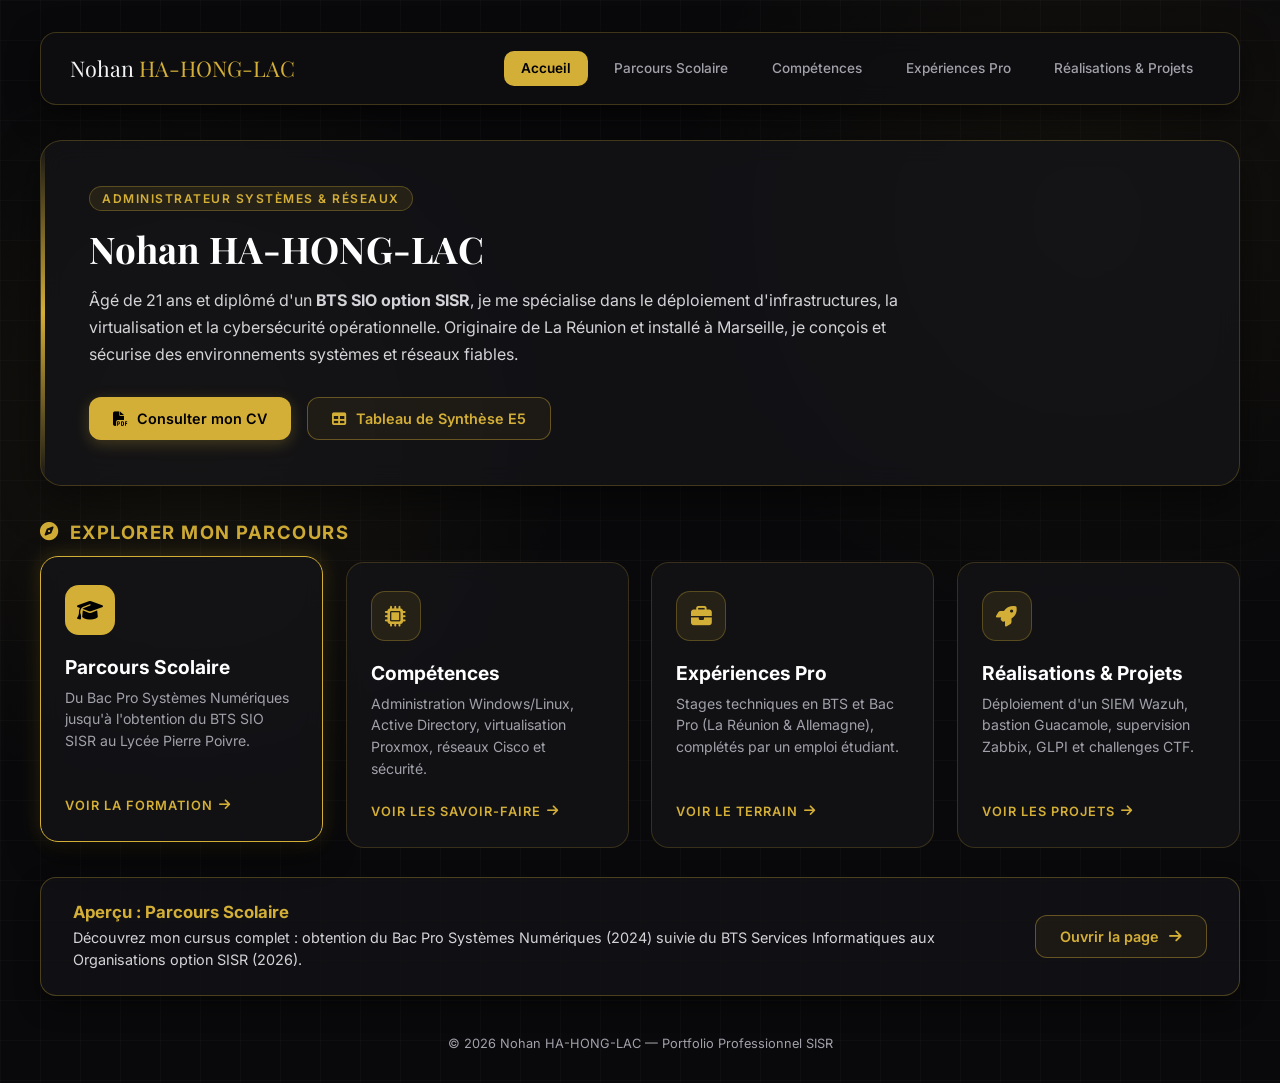
<file: index.html>
<!DOCTYPE html>
<html lang="fr">
<head>
    <meta charset="UTF-8">
    <meta name="viewport" content="width=device-width, initial-scale=1.0">
    <title>Accueil | Nohan HA-HONG-LAC — Portfolio SISR</title>
    <link rel="stylesheet" href="https://cdnjs.cloudflare.com/ajax/libs/font-awesome/6.4.0/css/all.min.css">
    <style>
        @import url('https://fonts.googleapis.com/css2?family=Inter:wght@300;400;500;600;700&family=Playfair+Display:wght@700&display=swap');
        :root { --gold: #D4AF37; --gold-light: #F3E5AB; --gold-glow: rgba(212, 175, 55, 0.25); --bg-dark: #09090b; --card-bg: rgba(20, 20, 24, 0.75); --text-main: #f4f4f5; --text-muted: #a1a1aa; }
        * { box-sizing: border-box; margin: 0; padding: 0; }
        body {
            background-color: var(--bg-dark);
            background-image: radial-gradient(circle at 15% 40%, rgba(212, 175, 55, 0.07), transparent 30%), radial-gradient(circle at 85% 20%, rgba(212, 175, 55, 0.06), transparent 30%), linear-gradient(rgba(255, 255, 255, 0.02) 1px, transparent 1px), linear-gradient(90deg, rgba(255, 255, 255, 0.02) 1px, transparent 1px);
            background-size: 100% 100%, 100% 100%, 40px 40px, 40px 40px;
            color: var(--text-main); font-family: 'Inter', sans-serif; min-height: 100vh; display: flex; flex-direction: column; align-items: center; padding: 2rem 1.5rem;
        }
        .container { width: 100%; max-width: 1200px; }
        .top-bar { display: flex; justify-content: space-between; align-items: center; flex-wrap: wrap; gap: 1.5rem; padding: 1.1rem 1.8rem; background: rgba(15, 15, 18, 0.85); backdrop-filter: blur(12px); border: 1px solid rgba(212, 175, 55, 0.25); border-radius: 16px; margin-bottom: 2.2rem; box-shadow: 0 10px 30px rgba(0, 0, 0, 0.5); }
        .brand-title { font-family: 'Playfair Display', serif; font-size: 1.35rem; color: var(--text-main); text-decoration: none; }
        .brand-title span { color: var(--gold); }
        .nav-links { display: flex; gap: 0.6rem; flex-wrap: wrap; }
        .nav-link { text-decoration: none; color: var(--text-muted); font-size: 0.85rem; font-weight: 500; padding: 0.55rem 1rem; border-radius: 10px; border: 1px solid transparent; transition: 0.3s; }
        .nav-link:hover { color: var(--gold); background: rgba(212, 175, 55, 0.08); border-color: rgba(212, 175, 55, 0.25); }
        .nav-link.active { background: var(--gold); color: #000; font-weight: 600; }
        .hero-card { background: var(--card-bg); backdrop-filter: blur(12px); border: 1px solid rgba(212, 175, 55, 0.25); border-radius: 22px; padding: 2.8rem 3rem; margin-bottom: 2.2rem; box-shadow: 0 15px 40px rgba(0, 0, 0, 0.5); position: relative; overflow: hidden; }
        .hero-card::before { content: ''; position: absolute; top: 0; left: 0; bottom: 0; width: 4px; background: linear-gradient(180deg, transparent, var(--gold), transparent); }
        .hero-content { max-width: 850px; }
        .hero-badge { display: inline-block; font-size: 0.75rem; text-transform: uppercase; letter-spacing: 1.5px; color: var(--gold); background: rgba(212, 175, 55, 0.1); border: 1px solid rgba(212, 175, 55, 0.3); padding: 4px 12px; border-radius: 50px; margin-bottom: 0.8rem; font-weight: 600; }
        .hero-title { font-family: 'Playfair Display', serif; font-size: 2.3rem; color: #fff; margin-bottom: 0.9rem; }
        .hero-desc { color: #d4d4d8; font-size: 1rem; line-height: 1.7; margin-bottom: 1.8rem; }
        .hero-actions { display: flex; flex-wrap: wrap; gap: 1rem; }
        .btn-gold { background: var(--gold); color: #000; text-decoration: none; font-weight: 600; font-size: 0.9rem; padding: 0.75rem 1.5rem; border-radius: 12px; display: inline-flex; align-items: center; gap: 10px; transition: 0.3s; box-shadow: 0 4px 15px var(--gold-glow); }
        .btn-gold:hover { background: var(--gold-light); transform: translateY(-2px); }
        .btn-outline { background: rgba(212, 175, 55, 0.06); color: var(--gold); border: 1px solid rgba(212, 175, 55, 0.4); text-decoration: none; font-weight: 600; font-size: 0.9rem; padding: 0.75rem 1.5rem; border-radius: 12px; display: inline-flex; align-items: center; gap: 10px; transition: 0.3s; }
        .btn-outline:hover { background: rgba(212, 175, 55, 0.16); border-color: var(--gold); transform: translateY(-2px); }
        .section-heading { font-size: 1.15rem; text-transform: uppercase; letter-spacing: 1.5px; color: var(--gold); margin-bottom: 1.2rem; display: flex; align-items: center; gap: 10px; }
        .cards-grid { display: grid; grid-template-columns: repeat(auto-fit, minmax(255px, 1fr)); gap: 1.4rem; margin-bottom: 1.8rem; }
        .summary-card { background: var(--card-bg); backdrop-filter: blur(10px); border: 1px solid rgba(212, 175, 55, 0.2); border-radius: 18px; padding: 1.75rem 1.5rem; display: flex; flex-direction: column; align-items: flex-start; transition: 0.35s; cursor: pointer; }
        .summary-card:hover, .summary-card.active { transform: translateY(-6px); border-color: var(--gold); box-shadow: 0 12px 30px rgba(0, 0, 0, 0.6), 0 0 20px var(--gold-glow); }
        .icon-box { width: 50px; height: 50px; border-radius: 14px; background: rgba(212, 175, 55, 0.1); border: 1px solid rgba(212, 175, 55, 0.3); display: flex; align-items: center; justify-content: center; font-size: 1.3rem; color: var(--gold); margin-bottom: 1.2rem; transition: 0.3s; }
        .summary-card:hover .icon-box, .summary-card.active .icon-box { background: var(--gold); color: #000; }
        .card-title { font-size: 1.2rem; font-weight: 700; color: #fff; margin-bottom: 0.5rem; }
        .card-text { font-size: 0.88rem; color: var(--text-muted); line-height: 1.55; margin-bottom: 1.5rem; flex-grow: 1; }
        .card-link { font-size: 0.8rem; text-transform: uppercase; letter-spacing: 1px; color: var(--gold); font-weight: 600; text-decoration: none; display: inline-flex; align-items: center; gap: 6px; }
        .preview-panel { background: rgba(18, 18, 22, 0.9); border: 1px solid rgba(212, 175, 55, 0.3); border-radius: 16px; padding: 1.5rem 2rem; display: flex; justify-content: space-between; align-items: center; flex-wrap: wrap; gap: 1.2rem; box-shadow: 0 10px 25px rgba(0, 0, 0, 0.4); }
        .preview-info { flex: 1; min-width: 260px; }
        .preview-info h4 { color: var(--gold); font-size: 1.05rem; margin-bottom: 0.35rem; }
        .preview-info p { color: #d4d4d8; font-size: 0.9rem; line-height: 1.5; }
        .footer { margin-top: 2.5rem; text-align: center; font-size: 0.8rem; color: var(--text-muted); }
        @media (max-width: 768px) { .hero-card { padding: 2rem 1.5rem; } .top-bar { flex-direction: column; align-items: flex-start; } }
    </style>
</head>
<body>
    <div class="container">
        <header class="top-bar">
            <a href="index.html" class="brand-title">Nohan <span>HA-HONG-LAC</span></a>
            <nav class="nav-links">
                <a href="index.html" class="nav-link active">Accueil</a>
                <a href="parcours.html" class="nav-link">Parcours Scolaire</a>
                <a href="competences.html" class="nav-link">Compétences</a>
                <a href="experiences.html" class="nav-link">Expériences Pro</a>
                <a href="projets.html" class="nav-link">Réalisations & Projets</a>
            </nav>
        </header>

        <section class="hero-card">
            <div class="hero-content">
                <span class="hero-badge">Administrateur Systèmes & Réseaux</span>
                <h1 class="hero-title">Nohan HA-HONG-LAC</h1>
                <p class="hero-desc">
                    Âgé de 21 ans et diplômé d'un <strong>BTS SIO option SISR</strong>, je me spécialise dans le déploiement d'infrastructures, la virtualisation et la cybersécurité opérationnelle. Originaire de La Réunion et installé à Marseille, je conçois et sécurise des environnements systèmes et réseaux fiables.
                </p>
                <div class="hero-actions">
                    <a href="images/CV_Nohan.pdf" target="_blank" class="btn-gold"><i class="fas fa-file-pdf"></i> Consulter mon CV</a>
                    <a href="images/Tableau_de_Synthese_Nohan.pdf" target="_blank" class="btn-outline"><i class="fas fa-table"></i> Tableau de Synthèse E5</a>
                </div>
            </div>
        </section>

        <h2 class="section-heading"><i class="fas fa-compass"></i> Explorer mon parcours</h2>
        <div class="cards-grid">
            <div class="summary-card active" onmouseover="updatePreview('parcours', this)" onclick="window.location.href='parcours.html'">
                <div class="icon-box"><i class="fas fa-graduation-cap"></i></div>
                <h3 class="card-title">Parcours Scolaire</h3>
                <p class="card-text">Du Bac Pro Systèmes Numériques jusqu'à l'obtention du BTS SIO SISR au Lycée Pierre Poivre.</p>
                <a href="parcours.html" class="card-link">Voir la formation <i class="fas fa-arrow-right"></i></a>
            </div>
            <div class="summary-card" onmouseover="updatePreview('competences', this)" onclick="window.location.href='competences.html'">
                <div class="icon-box"><i class="fas fa-microchip"></i></div>
                <h3 class="card-title">Compétences</h3>
                <p class="card-text">Administration Windows/Linux, Active Directory, virtualisation Proxmox, réseaux Cisco et sécurité.</p>
                <a href="competences.html" class="card-link">Voir les savoir-faire <i class="fas fa-arrow-right"></i></a>
            </div>
            <div class="summary-card" onmouseover="updatePreview('experiences', this)" onclick="window.location.href='experiences.html'">
                <div class="icon-box"><i class="fas fa-briefcase"></i></div>
                <h3 class="card-title">Expériences Pro</h3>
                <p class="card-text">Stages techniques en BTS et Bac Pro (La Réunion & Allemagne), complétés par un emploi étudiant.</p>
                <a href="experiences.html" class="card-link">Voir le terrain <i class="fas fa-arrow-right"></i></a>
            </div>
            <div class="summary-card" onmouseover="updatePreview('projets', this)" onclick="window.location.href='projets.html'">
                <div class="icon-box"><i class="fas fa-rocket"></i></div>
                <h3 class="card-title">Réalisations & Projets</h3>
                <p class="card-text">Déploiement d'un SIEM Wazuh, bastion Guacamole, supervision Zabbix, GLPI et challenges CTF.</p>
                <a href="projets.html" class="card-link">Voir les projets <i class="fas fa-arrow-right"></i></a>
            </div>
        </div>

        <div class="preview-panel" id="previewPanel">
            <div class="preview-info">
                <h4 id="previewTitle">Aperçu : Parcours Scolaire</h4>
                <p id="previewDesc">Découvrez mon cursus complet : obtention du Bac Pro Systèmes Numériques (2024) suivie du BTS Services Informatiques aux Organisations option SISR (2026).</p>
            </div>
            <a href="parcours.html" id="previewBtn" class="btn-outline"><span>Ouvrir la page</span> <i class="fas fa-arrow-right"></i></a>
        </div>

        <footer class="footer">© 2026 Nohan HA-HONG-LAC — Portfolio Professionnel SISR</footer>
    </div>

    <script>
        const previews = {
            parcours: { title: "Aperçu : Parcours Scolaire", desc: "Découvrez mon cursus complet : obtention du Bac Pro Systèmes Numériques (2024) suivie du BTS Services Informatiques aux Organisations option SISR (2026) au Lycée Pierre Poivre.", link: "parcours.html" },
            competences: { title: "Aperçu : Compétences Techniques", desc: "Administration de serveurs (Windows Server, Debian), segmentation réseau (VLAN, Cisco, HAProxy), virtualisation (Proxmox, Docker) et cybersécurité (Wazuh, Zabbix, Stormshield).", link: "competences.html" },
            experiences: { title: "Aperçu : Expériences Professionnelles", desc: "Missions en entreprise (déploiement Wazuh & Guacamole en 2026, stage à la Mairie de Saint-Philippe en 2025, mobilité Erasmus+ en Allemagne) et expérience salariée chez E.Leclerc.", link: "experiences.html" },
            projets: { title: "Aperçu : Réalisations & Projets", desc: "Détail de mes infrastructures déployées en laboratoire et en stage : SIEM Wazuh, Bastion Guacamole, Active Directory, GLPI, Zabbix, haute disponibilité web et challenges CTF.", link: "projets.html" }
        };
        function updatePreview(key, element) {
            document.querySelectorAll('.summary-card').forEach(c => c.classList.remove('active'));
            element.classList.add('active');
            const data = previews[key];
            document.getElementById('previewTitle').textContent = data.title;
            document.getElementById('previewDesc').textContent = data.desc;
            document.getElementById('previewBtn').href = data.link;
        }
    </script>
</body>
</html>
</file>
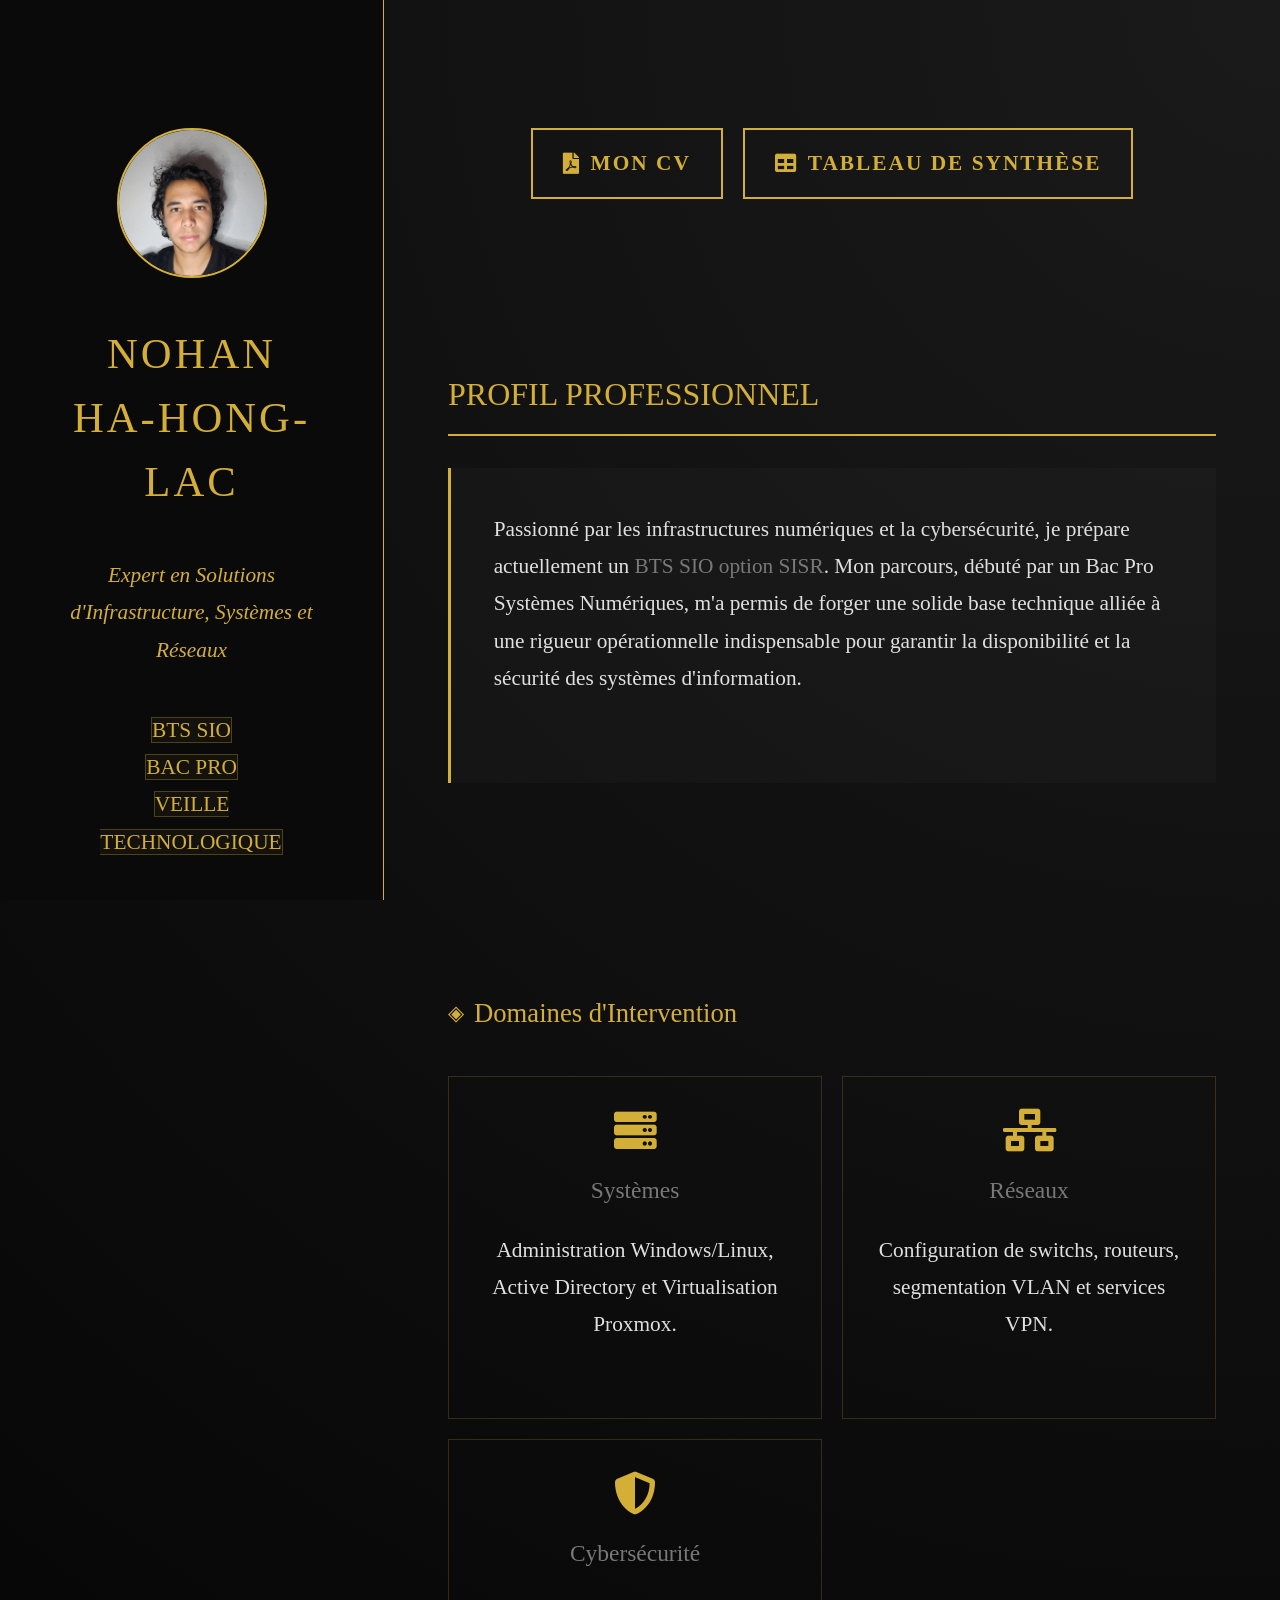
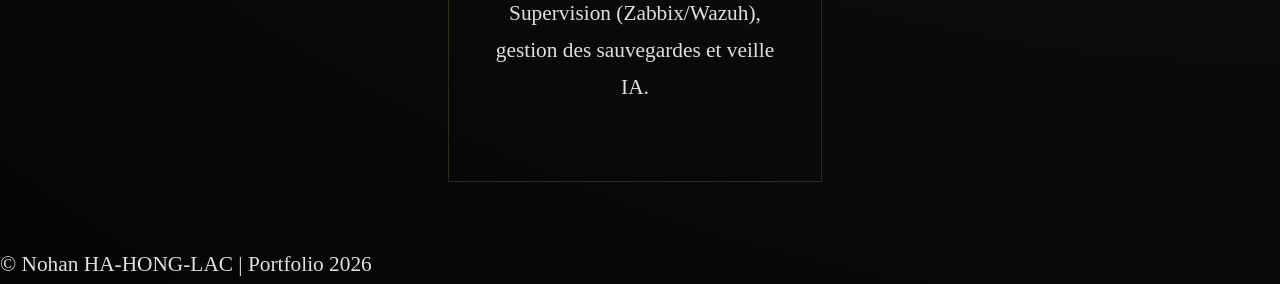
<file: acceuil.html>
<!DOCTYPE HTML>
<html lang="fr">
	<head>
		<title>Portfolio | Nohan HA-HONG-LAC</title>
		<meta charset="utf-8" />
		<meta name="viewport" content="width=device-width, initial-scale=1, user-scalable=no" />
		<link rel="stylesheet" href="assets/css/main.css" />
		<style>
			/* Style Dynastie - Noir Profond & Or */
			:root { --gold: #D4AF37; --deep-black: #0a0a0a; }
			
			.doc-section {
				display: flex;
				gap: 20px;
				margin-bottom: 3em;
				justify-content: center;
			}
			
			.btn-prestige {
				background: transparent !important;
				border: 2px solid var(--gold) !important;
				color: var(--gold) !important;
				padding: 15px 30px !important;
				text-transform: uppercase;
				letter-spacing: 2px;
				font-weight: bold;
				transition: all 0.3s ease;
				display: inline-flex;
				align-items: center;
				gap: 10px;
				text-decoration: none;
			}
			
			.btn-prestige:hover {
				background: var(--gold) !important;
				color: #000 !important;
				box-shadow: 0 0 20px rgba(212, 175, 55, 0.4);
				transform: translateY(-3px);
			}

			.intro-box {
				border-left: 3px solid var(--gold);
				padding: 2em;
				background: rgba(255, 255, 255, 0.02);
				margin-bottom: 2.5em;
			}

			.expertise-grid {
				display: grid;
				grid-template-columns: repeat(auto-fit, minmax(250px, 1fr));
				gap: 20px;
				margin-top: 2em;
			}

			.expertise-card {
				border: 1px solid rgba(212, 175, 55, 0.2);
				padding: 1.5em;
				text-align: center;
				transition: border-color 0.3s;
			}

			.expertise-card:hover { border-color: var(--gold); }
			.expertise-card i { color: var(--gold); font-size: 2em; margin-bottom: 0.5em; }
		</style>
	</head>
	<body class="is-preload">

		<header id="header">
			<div class="inner">
				<a href="index.html" class="image avatar"><img src="images/avatar.jpg" alt="Photo de Nohan" /></a>
				<h1><strong>Nohan HA-HONG-LAC</strong></h1>
				<p style="color: var(--gold); font-style: italic;">Expert en Solutions d'Infrastructure, Systèmes et Réseaux</p>
				<nav id="nav">
					<ul>
						<li><a href="bts-sisr.html" class="button fit">BTS SIO</a></li>
						<li><a href="bacpro-sn.html" class="button fit">Bac Pro</a></li>
						<li><a href="veille.html" class="button fit">Veille Technologique</a></li>
					</ul>
				</nav>
			</div>
		</header>

		<div id="main">

			<section id="documents">
				<div class="doc-section">
					<a href="images/CV_Nohan_Hahong_Lac_Format.pdf" target="_blank" class="btn-prestige">
						<i class="fas fa-file-pdf"></i> Mon CV
					</a>
					<a href="images/8 - EPREUVE ORALE E5 - MODELE DE TABLEAU DE SYNTHESE ANNEXE VI-1 - BTS SIO 2026 Nohan.xlsx - Tableau de synthèse Épreuve E5.pdf" target="_blank" class="btn-prestige">
						<i class="fas fa-table"></i> Tableau de Synthèse
					</a>
				</div>
			</section>

			<section id="about">
				<header class="major">
					<h2>Profil Professionnel</h2>
				</header>
				<div class="intro-box">
					<p>Passionné par les infrastructures numériques et la cybersécurité, je prépare actuellement un <strong>BTS SIO option SISR</strong>. Mon parcours, débuté par un Bac Pro Systèmes Numériques, m'a permis de forger une solide base technique alliée à une rigueur opérationnelle indispensable pour garantir la disponibilité et la sécurité des systèmes d'information.</p>
				</div>
			</section>

			<section id="skills">
				<h3>Domaines d'Intervention</h3>
				<div class="expertise-grid">
					<div class="expertise-card">
						<i class="fas fa-server"></i>
						<h4>Systèmes</h4>
						<p>Administration Windows/Linux, Active Directory et Virtualisation Proxmox.</p>
					</div>
					<div class="expertise-card">
						<i class="fas fa-network-wired"></i>
						<h4>Réseaux</h4>
						<p>Configuration de switchs, routeurs, segmentation VLAN et services VPN.</p>
					</div>
					<div class="expertise-card">
						<i class="fas fa-shield-alt"></i>
						<h4>Cybersécurité</h4>
						<p>Supervision (Zabbix/Wazuh), gestion des sauvegardes et veille IA.</p>
					</div>
				</div>
			</section>
		</div>

		<footer id="footer">
			<div class="inner">
				<ul class="copyright">
					<li>&copy; Nohan HA-HONG-LAC | Portfolio 2026</li>
				</ul>
			</div>
		</footer>

		<script src="assets/js/jquery.min.js"></script>
		<script src="assets/js/main.js"></script>
	</body>
</html>
</file>
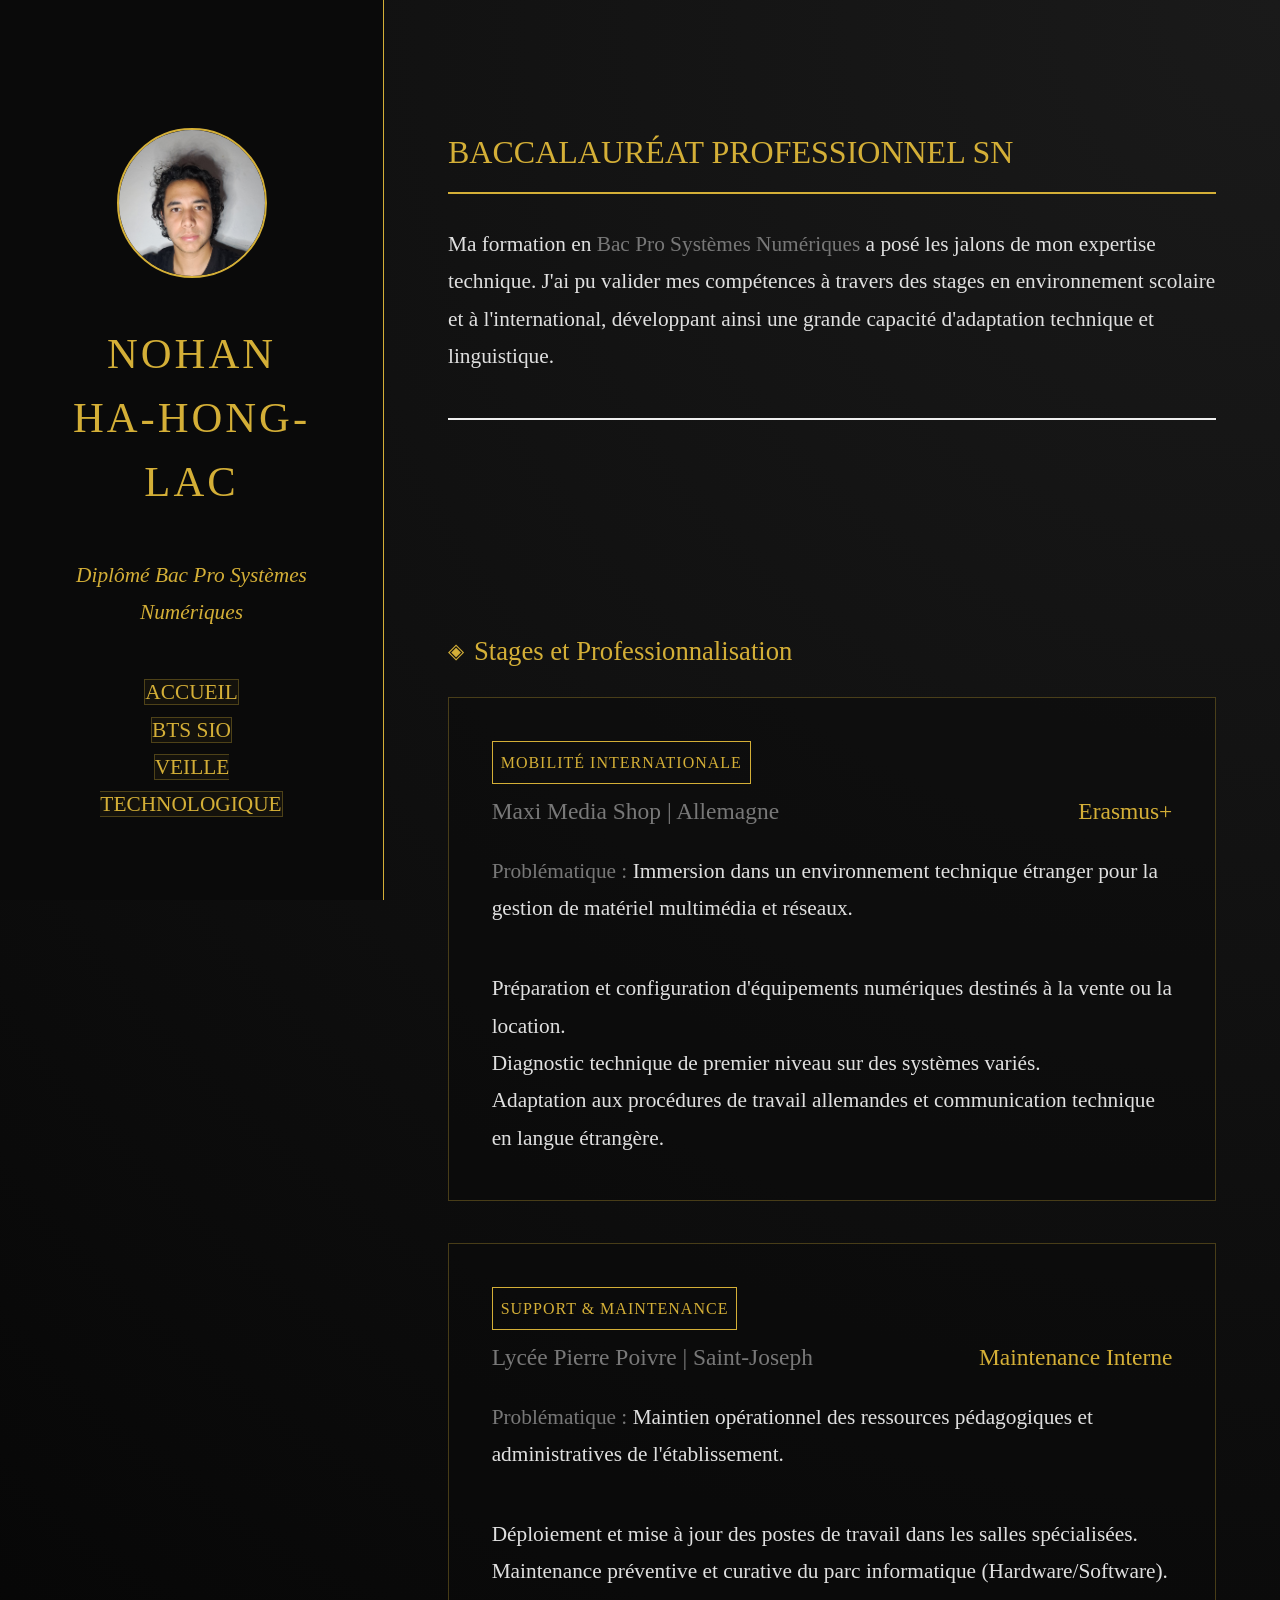
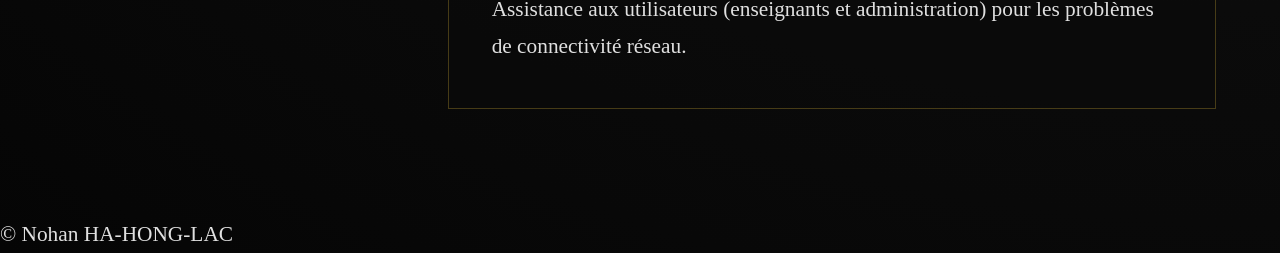
<file: bacpro-sn.html>
<!DOCTYPE HTML>
<html lang="fr">
	<head>
		<title>Bac Pro SN | Nohan HA-HONG-LAC</title>
		<meta charset="utf-8" />
		<meta name="viewport" content="width=device-width, initial-scale=1, user-scalable=no" />
		<link rel="stylesheet" href="assets/css/main.css" />
		<style>
			.pro-box { 
				border: 1px solid rgba(212, 175, 55, 0.3); 
				padding: 2em; 
				margin-bottom: 2em; 
				background: rgba(10, 10, 10, 0.5);
				transition: border-color 0.3s ease;
			}
			.pro-box:hover { border-color: var(--gold); }
			.competence-tag { 
				font-size: 0.75em; 
				text-transform: uppercase; 
				letter-spacing: 1px; 
				color: var(--gold); 
				border: 1px solid var(--gold); 
				padding: 2px 8px; 
				margin-right: 5px;
				display: inline-block;
				margin-bottom: 10px;
			}
		</style>
	</head>
	<body class="is-preload">

		<header id="header">
			<div class="inner">
				<a href="index.html" class="image avatar"><img src="images/avatar.jpg" alt="" /></a>
				<h1><strong>Nohan HA-HONG-LAC</strong></h1>
				<p style="color: var(--gold); font-style: italic;">Diplômé Bac Pro Systèmes Numériques</p>
				<nav id="nav">
					<ul>
						<li><a href="index.html" class="button fit">Accueil</a></li>
						<li><a href="bts-sisr.html" class="button fit">BTS SIO</a></li>
						<li><a href="veille.html" class="button fit">Veille Technologique</a></li>
					</ul>
				</nav>
			</div>
		</header>

		<div id="main">

			<section id="intro">
				<header class="major">
					<h2>Baccalauréat Professionnel SN</h2>
				</header>
				<p>Ma formation en <strong>Bac Pro Systèmes Numériques</strong> a posé les jalons de mon expertise technique. J'ai pu valider mes compétences à travers des stages en environnement scolaire et à l'international, développant ainsi une grande capacité d'adaptation technique et linguistique.</p>
			</section>

			<hr />

			<section id="experiences">
				<h3>Stages et Professionnalisation</h3>

				<div class="pro-box">
					<span class="competence-tag">Mobilité Internationale</span>
					<h4>Maxi Media Shop | Allemagne <span style="float:right; color:var(--gold);">Erasmus+</span></h4>
					<p><strong>Problématique :</strong> Immersion dans un environnement technique étranger pour la gestion de matériel multimédia et réseaux.</p>
					<ul>
						<li>Préparation et configuration d'équipements numériques destinés à la vente ou la location.</li>
						<li>Diagnostic technique de premier niveau sur des systèmes variés.</li>
						<li>Adaptation aux procédures de travail allemandes et communication technique en langue étrangère.</li>
					</ul>
				</div>

				<div class="pro-box">
					<span class="competence-tag">Support & Maintenance</span>
					<h4>Lycée Pierre Poivre | Saint-Joseph <span style="float:right; color:var(--gold);">Maintenance Interne</span></h4>
					<p><strong>Problématique :</strong> Maintien opérationnel des ressources pédagogiques et administratives de l'établissement.</p>
					<ul>
						<li>Déploiement et mise à jour des postes de travail dans les salles spécialisées.</li>
						<li>Maintenance préventive et curative du parc informatique (Hardware/Software).</li>
						<li>Assistance aux utilisateurs (enseignants et administration) pour les problèmes de connectivité réseau.</li>
					</ul>
				</div>

			</section>

		</div>

		<footer id="footer">
			<div class="inner">
				<ul class="copyright">
					<li>&copy; Nohan HA-HONG-LAC</li>
				</ul>
			</div>
		</footer>

		<script src="assets/js/jquery.min.js"></script>
		<script src="assets/js/main.js"></script>

	</body>
</html>
</file>
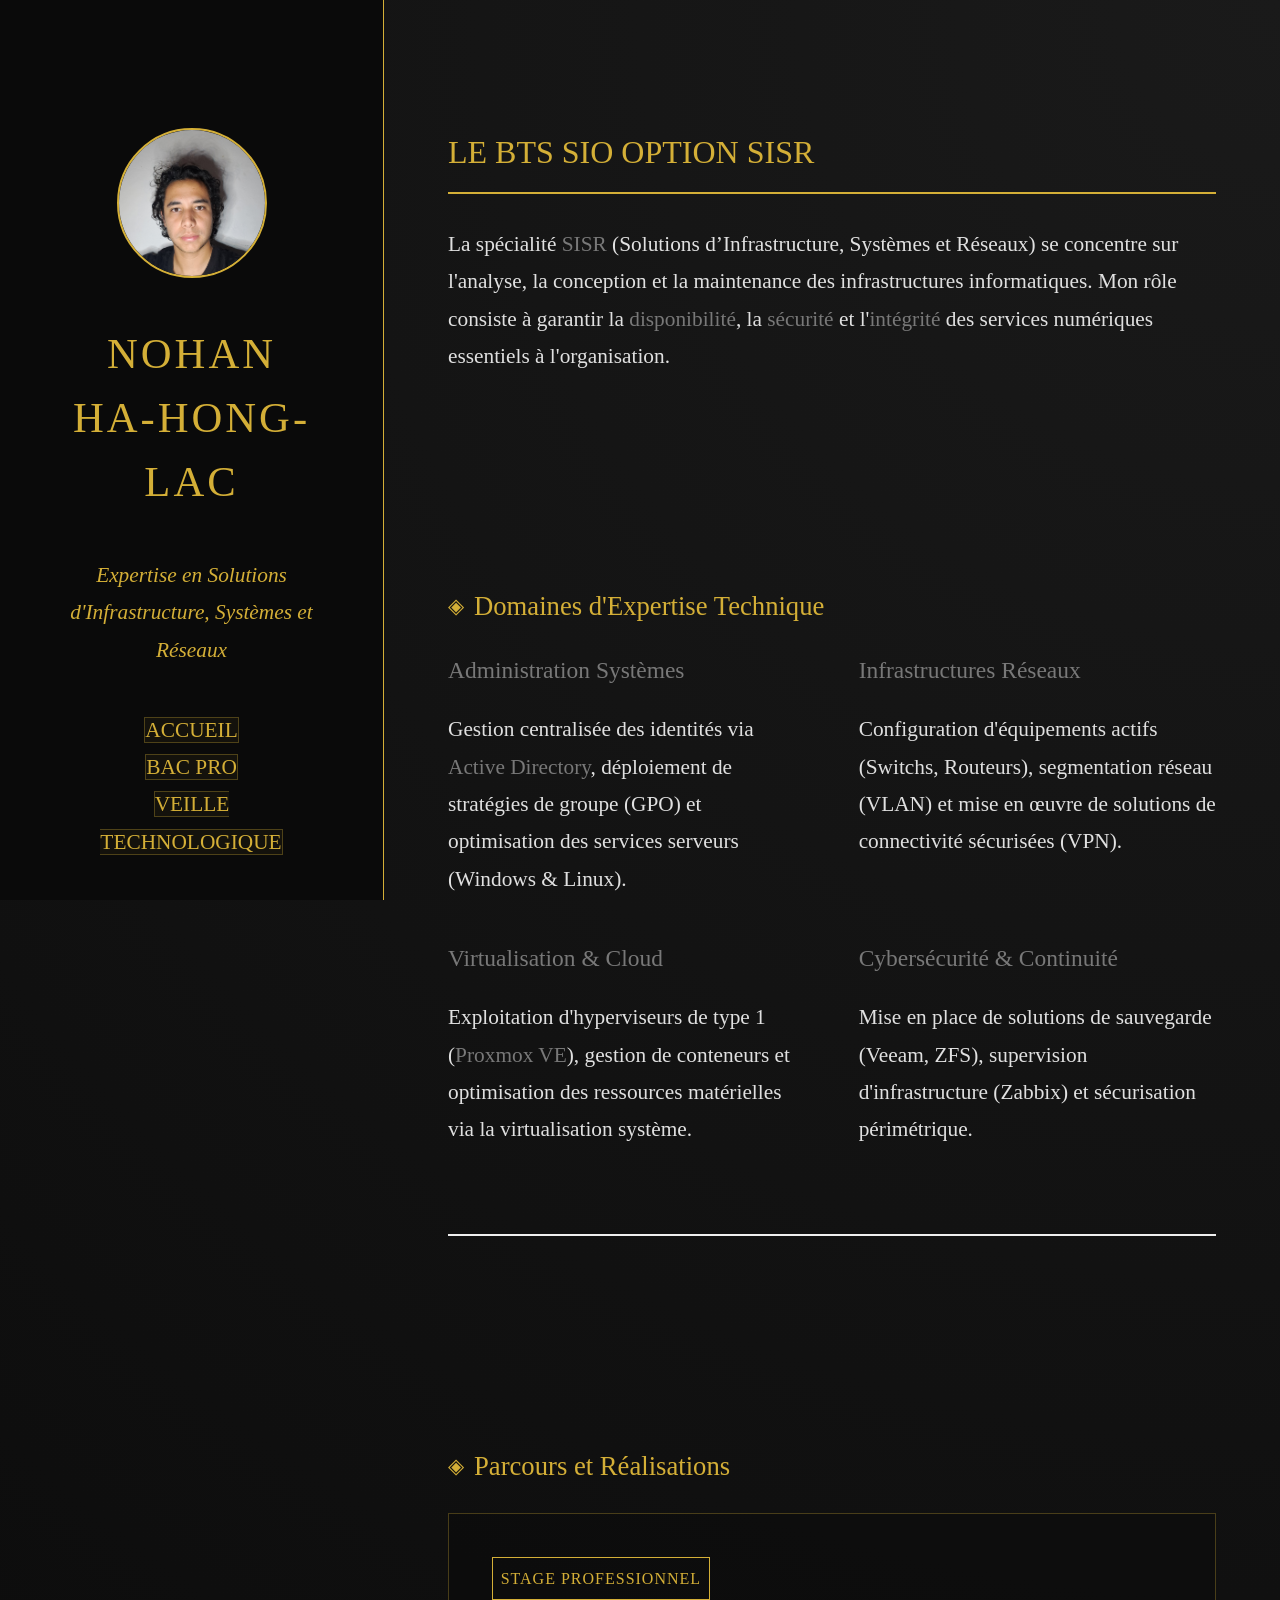
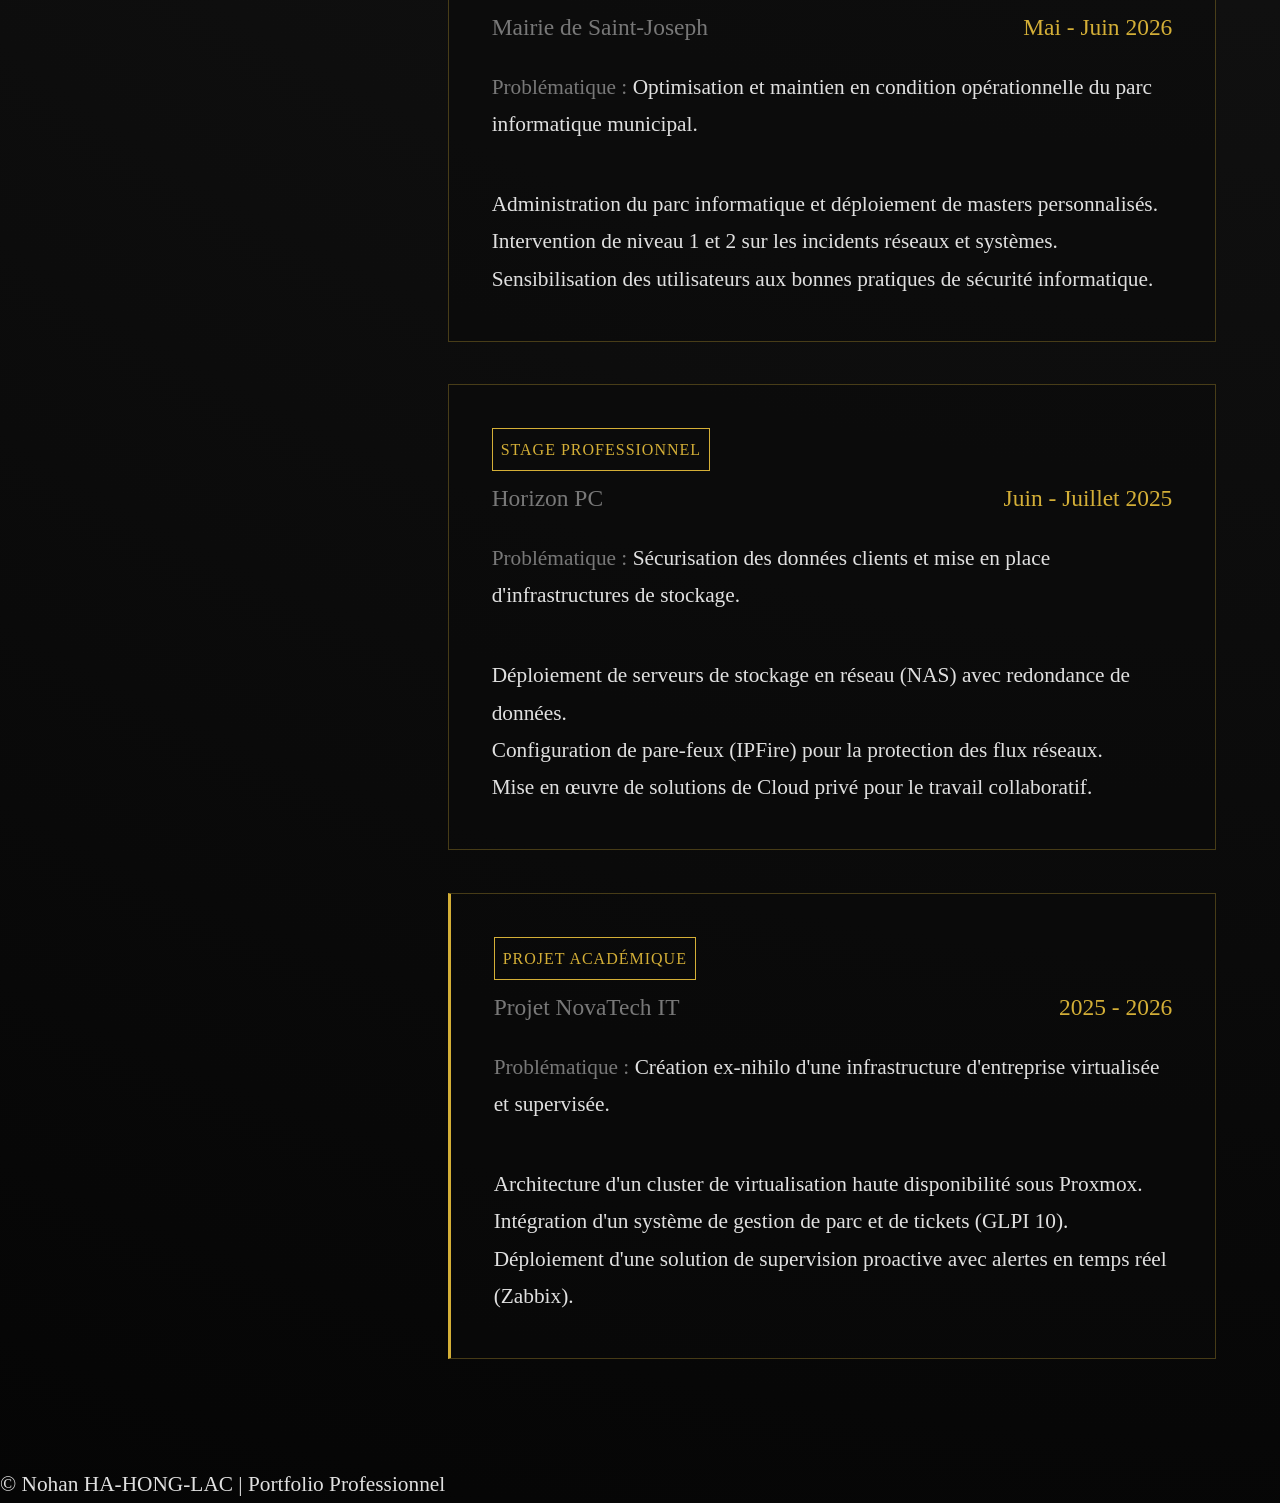
<file: bts-sisr.html>
<!DOCTYPE HTML>
<html lang="fr">
	<head>
		<title>Parcours Professionnel SISR | Nohan HA-HONG-LAC</title>
		<meta charset="utf-8" />
		<meta name="viewport" content="width=device-width, initial-scale=1, user-scalable=no" />
		<link rel="stylesheet" href="assets/css/main.css" />
		<style>
			/* Accentuation du style Dynastie */
			.pro-box { 
				border: 1px solid rgba(212, 175, 55, 0.3); 
				padding: 2em; 
				margin-bottom: 2em; 
				background: rgba(10, 10, 10, 0.5);
				transition: border-color 0.3s ease;
			}
			.pro-box:hover { border-color: var(--gold); }
			.competence-tag { 
				font-size: 0.75em; 
				text-transform: uppercase; 
				letter-spacing: 1px; 
				color: var(--gold); 
				border: 1px solid var(--gold); 
				padding: 2px 8px; 
				margin-right: 5px;
				display: inline-block;
				margin-bottom: 10px;
			}
		</style>
	</head>
	<body class="is-preload">

		<header id="header">
			<div class="inner">
				<a href="index.html" class="image avatar"><img src="images/avatar.jpg" alt="" /></a>
				<h1><strong>Nohan HA-HONG-LAC</strong></h1>
				<p style="color: var(--gold); font-style: italic;">Expertise en Solutions d'Infrastructure, Systèmes et Réseaux</p>
				<nav id="nav">
					<ul>
						<li><a href="index.html" class="button fit">Accueil</a></li>						
						<li><a href="bacpro-sn.html" class="button fit">Bac Pro</a></li>
						<li><a href="veille.html" class="button fit">Veille Technologique</a></li>
					</ul>
				</nav>
			</div>
		</header>

		<div id="main">

			<section id="intro">
				<header class="major">
					<h2>Le BTS SIO Option SISR</h2>
				</header>
				<p>La spécialité <strong>SISR</strong> (Solutions d’Infrastructure, Systèmes et Réseaux) se concentre sur l'analyse, la conception et la maintenance des infrastructures informatiques. Mon rôle consiste à garantir la <strong>disponibilité</strong>, la <strong>sécurité</strong> et l'<strong>intégrité</strong> des services numériques essentiels à l'organisation.</p>
			</section>

			<section id="strategy">
				<h3>Domaines d'Expertise Technique</h3>
				<div class="row">
					<div class="col-6 col-12-small">
						<h4>Administration Systèmes</h4>
						<p>Gestion centralisée des identités via <strong>Active Directory</strong>, déploiement de stratégies de groupe (GPO) et optimisation des services serveurs (Windows & Linux).</p>
					</div>
					<div class="col-6 col-12-small">
						<h4>Infrastructures Réseaux</h4>
						<p>Configuration d'équipements actifs (Switchs, Routeurs), segmentation réseau (VLAN) et mise en œuvre de solutions de connectivité sécurisées (VPN).</p>
					</div>
					<div class="col-6 col-12-small">
						<h4>Virtualisation & Cloud</h4>
						<p>Exploitation d'hyperviseurs de type 1 (<strong>Proxmox VE</strong>), gestion de conteneurs et optimisation des ressources matérielles via la virtualisation système.</p>
					</div>
					<div class="col-6 col-12-small">
						<h4>Cybersécurité & Continuité</h4>
						<p>Mise en place de solutions de sauvegarde (Veeam, ZFS), supervision d'infrastructure (Zabbix) et sécurisation périmétrique.</p>
					</div>
				</div>
			</section>

			<hr />

			<section id="missions">
				<h3>Parcours et Réalisations</h3>

				<div class="pro-box">
					<span class="competence-tag">Stage Professionnel</span>
					<h4>Mairie de Saint-Joseph <span style="float:right; color:var(--gold);">Mai - Juin 2026</span></h4>
					<p><strong>Problématique :</strong> Optimisation et maintien en condition opérationnelle du parc informatique municipal.</p>
					<ul>
						<li>Administration du parc informatique et déploiement de masters personnalisés.</li>
						<li>Intervention de niveau 1 et 2 sur les incidents réseaux et systèmes.</li>
						<li>Sensibilisation des utilisateurs aux bonnes pratiques de sécurité informatique.</li>
					</ul>
				</div>

				<div class="pro-box">
					<span class="competence-tag">Stage Professionnel</span>
					<h4>Horizon PC <span style="float:right; color:var(--gold);">Juin - Juillet 2025</span></h4>
					<p><strong>Problématique :</strong> Sécurisation des données clients et mise en place d'infrastructures de stockage.</p>
					<ul>
						<li>Déploiement de serveurs de stockage en réseau (NAS) avec redondance de données.</li>
						<li>Configuration de pare-feux (IPFire) pour la protection des flux réseaux.</li>
						<li>Mise en œuvre de solutions de Cloud privé pour le travail collaboratif.</li>
					</ul>
				</div>

				<div class="pro-box" style="border-left: 3px solid var(--gold);">
					<span class="competence-tag">Projet Académique</span>
					<h4>Projet NovaTech IT <span style="float:right; color:var(--gold);">2025 - 2026</span></h4>
					<p><strong>Problématique :</strong> Création ex-nihilo d'une infrastructure d'entreprise virtualisée et supervisée.</p>
					<ul>
						<li>Architecture d'un cluster de virtualisation haute disponibilité sous Proxmox.</li>
						<li>Intégration d'un système de gestion de parc et de tickets (GLPI 10).</li>
						<li>Déploiement d'une solution de supervision proactive avec alertes en temps réel (Zabbix).</li>
					</ul>
				</div>
			</section>

		</div>

		<footer id="footer">
			<div class="inner">
				<ul class="copyright">
					<li>&copy; Nohan HA-HONG-LAC | Portfolio Professionnel</li>
				</ul>
			</div>
		</footer>

		<script src="assets/js/jquery.min.js"></script>
		<script src="assets/js/main.js"></script>

	</body>
</html>
</file>
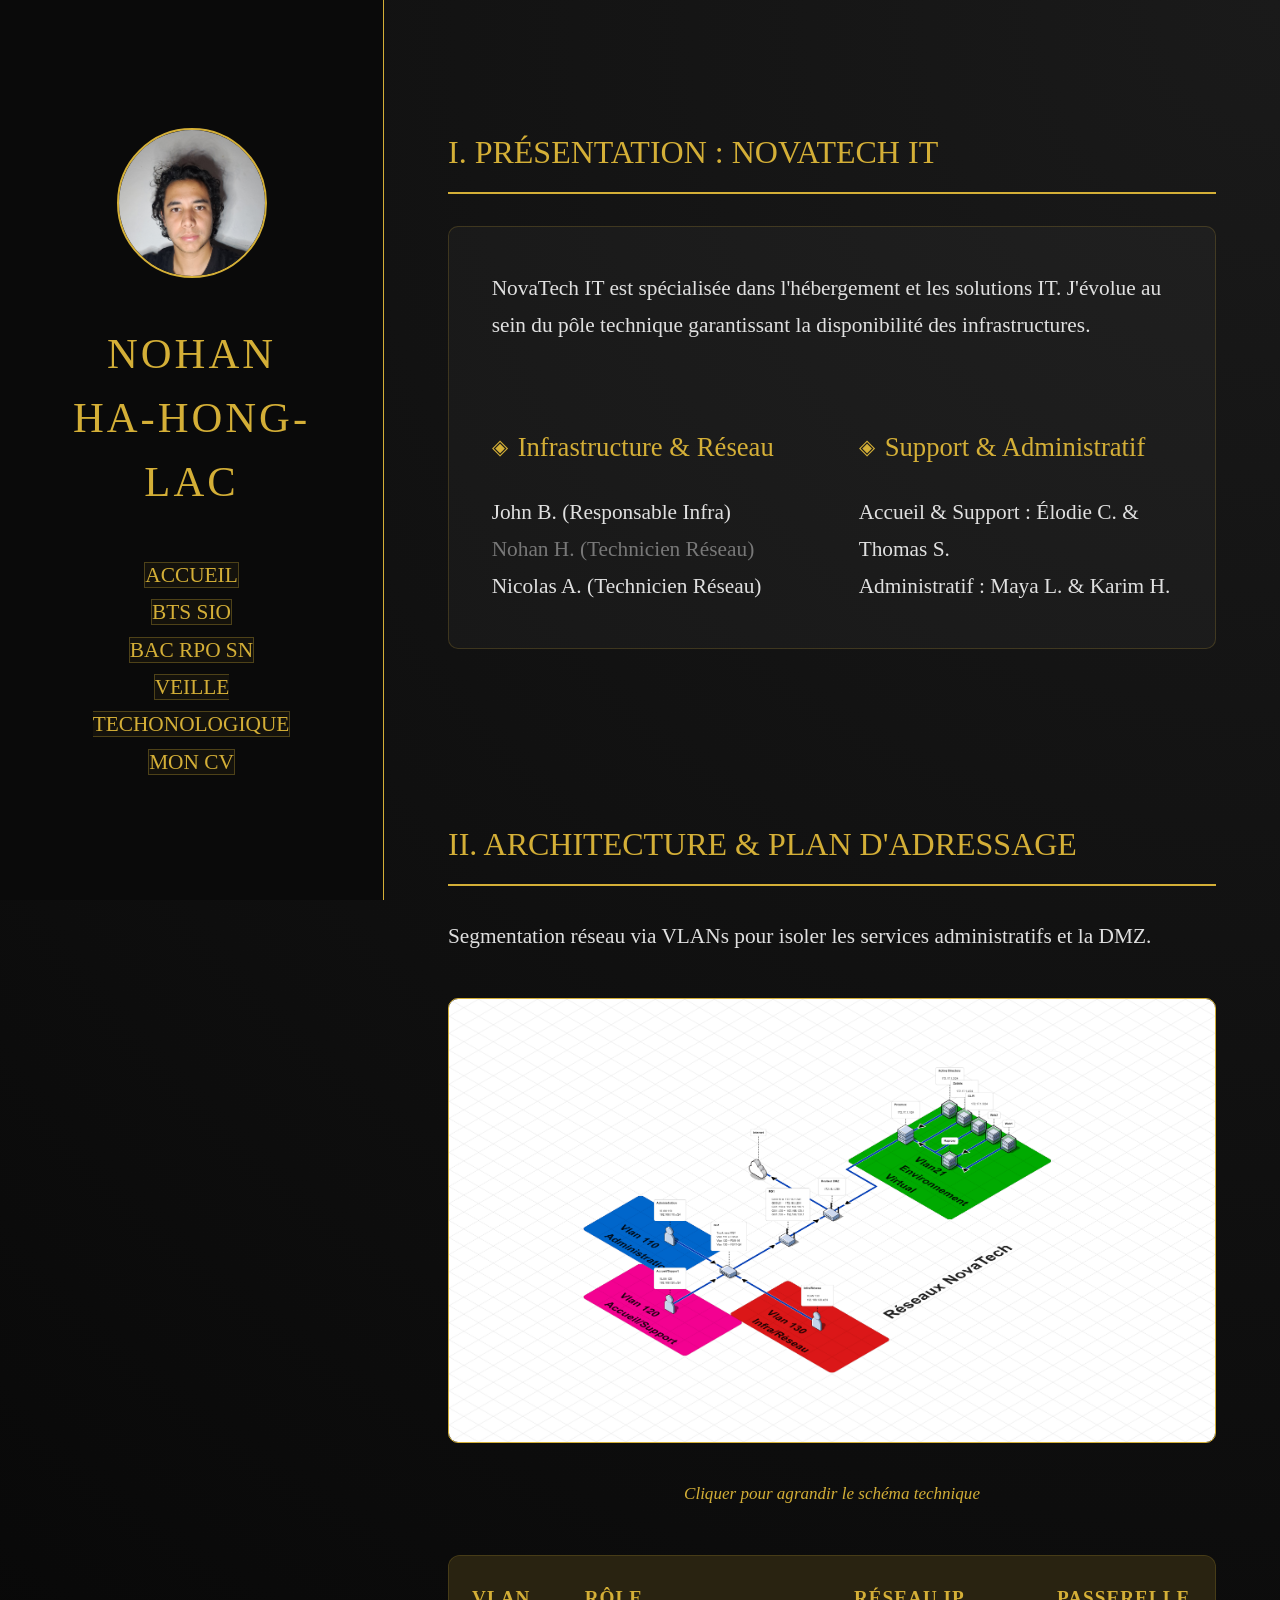
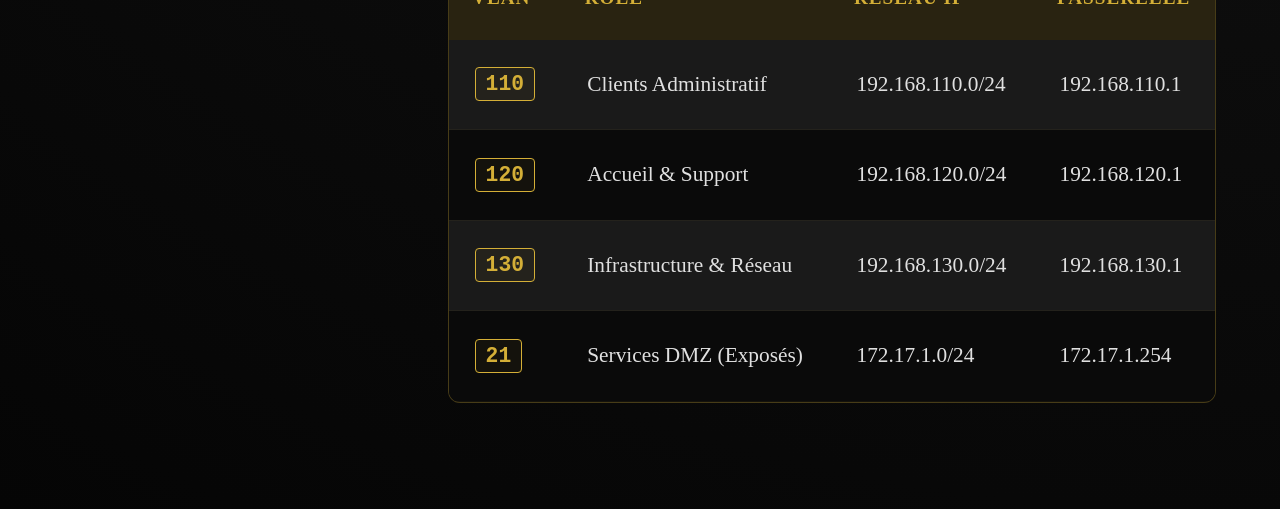
<file: contexte-bts.html>
<!DOCTYPE HTML>
<html lang="fr">
	<head>
		<title>Contexte Professionnel | Nohan HA-HONG-LAC</title>
		<meta charset="utf-8" />
		<meta name="viewport" content="width=device-width, initial-scale=1, user-scalable=no" />
		<link rel="stylesheet" href="assets/css/main.css" />
		<style>
			/* --- STYLE PRESTIGE --- */
			:root { --gold: #D4AF37; --deep-black: #0a0a0a; }
			body { background: radial-gradient(circle at top right, #1a1a1a, #050505) !important; color: #e0e0e0 !important; font-family: 'Georgia', serif !important; }
			#header { background-color: var(--deep-black) !important; border-right: 1px solid var(--gold) !important; text-align: center; }
			h1 strong { color: var(--gold) !important; text-transform: uppercase; letter-spacing: 3px; }
			.image.avatar { display: inline-block !important; width: 150px !important; height: 150px !important; border-radius: 50% !important; border: 2px solid var(--gold) !important; overflow: hidden; padding: 0 !important; }
			.image.avatar img { width: 100% !important; height: 100% !important; object-fit: cover !important; }
			
			.button.fit { background: rgba(212, 175, 55, 0.05) !important; border: 1px solid rgba(212, 175, 55, 0.3) !important; color: var(--gold) !important; margin-bottom: 12px; text-transform: uppercase; }
			.button.fit:hover { background: var(--gold) !important; color: #000 !important; box-shadow: 0 0 15px rgba(212, 175, 55, 0.4); }

			h2 { color: var(--gold) !important; border-bottom: 2px solid var(--gold) !important; text-transform: uppercase; padding-bottom: 0.5em; margin-bottom: 1em; }
			h3 { color: var(--gold) !important; margin-top: 1.5em; display: flex; align-items: center; }
			h3::before { content: "◈"; margin-right: 10px; font-size: 0.8em; }
			.card { background: rgba(255, 255, 255, 0.03); border: 1px solid rgba(212, 175, 55, 0.2); border-radius: 10px; padding: 2em; margin-bottom: 2em; }

			/* --- TABLEAU FONCÉ --- */
			.table-container { margin: 2em 0; border-radius: 12px; overflow: hidden; border: 1px solid rgba(212, 175, 55, 0.3); background: #0a0a0a; }
			table { margin: 0; width: 100%; border-collapse: collapse; }
			table thead { background: rgba(212, 175, 55, 0.15); }
			table th { color: var(--gold); font-weight: bold; text-transform: uppercase; font-size: 0.9em; padding: 1.2em; text-align: left; }
			table tbody tr:nth-child(odd) { background: #1a1a1a; }
			table tbody tr:nth-child(even) { background: #0a0a0a; }
			table td { padding: 1.2em; border-bottom: 1px solid rgba(212, 175, 55, 0.05); color: #e0e0e0; vertical-align: middle; }
			.vlan-tag { color: var(--gold); font-weight: bold; border: 1px solid var(--gold); padding: 4px 10px; border-radius: 4px; font-family: monospace; }

			/* --- EFFET ZOOM INTERACTIF --- */
			.network-container { overflow: hidden; border-radius: 10px; border: 1px solid var(--gold); cursor: zoom-in; margin: 1.5em 0; }
			.network-map { width: 100%; display: block; transition: transform 0.5s ease; }
			.network-container:hover .network-map { transform: scale(1.03); }
			.modal { display: none; position: fixed; z-index: 1000; padding-top: 50px; left: 0; top: 0; width: 100%; height: 100%; background-color: rgba(0,0,0,0.95); }
			.modal-content { margin: auto; display: block; width: 90%; max-width: 1300px; animation: zoom 0.3s; }
			@keyframes zoom { from {transform:scale(0)} to {transform:scale(1)} }
			.close-modal { position: absolute; top: 15px; right: 35px; color: var(--gold); font-size: 40px; cursor: pointer; }
		</style>
	</head>
	<body class="is-preload">
		<header id="header">
			<div class="inner">
				<a href="index.html" class="image avatar"><img src="images/avatar.jpg" alt="" /></a>
				<h1><strong>Nohan HA-HONG-LAC</strong></h1>
				<nav id="nav">
					<ul>
						<li><a href="index.html" class="button fit">Accueil</a></li>
						<li><a href="bts-sisr.html" class="button fit">BTS SIO</a></li>
						<li><a href="bacpro-sn.html" class="button fit active">BAC RPO SN</a></li>
						<li><a href="veille.html" class="button fit">Veille techonologique</a></li>
						<li><a href="cv.html" class="button fit">Mon CV</a></li>
					</ul>
				</nav>
			</div>
		</header>

		<div id="main">
			<section>
				<h2>I. Présentation : NovaTech IT</h2>
				<div class="card">
					<p>NovaTech IT est spécialisée dans l'hébergement et les solutions IT. J'évolue au sein du pôle technique garantissant la disponibilité des infrastructures.</p>
					<div class="row">
						<div class="col-6 col-12-small">
							<h3>Infrastructure & Réseau</h3>
							<ul>
								<li>John B. (Responsable Infra)</li>
								<li><strong>Nohan H. (Technicien Réseau)</strong></li>
								<li>Nicolas A. (Technicien Réseau)</li>
							</ul>
						</div>
						<div class="col-6 col-12-small">
							<h3>Support & Administratif</h3>
							<ul>
								<li>Accueil & Support : Élodie C. & Thomas S.</li>
								<li>Administratif : Maya L. & Karim H.</li>
							</ul>
						</div>
					</div>
				</div>
			</section>

			<section id="two">
				<h2>II. Architecture & Plan d'Adressage</h2>
				<p>Segmentation réseau via VLANs pour isoler les services administratifs et la DMZ.</p>
				
				<div class="network-container" onclick="openModal()">
					<img src="images/reseau_novatech.jpg" alt="Schéma Réseau" class="network-map">
				</div>
				<p style="text-align: center; font-size: 0.8em; color: var(--gold);"><i>Cliquer pour agrandir le schéma technique</i></p>

				<div class="table-container">
					<table>
						<thead>
							<tr><th>VLAN</th><th>Rôle</th><th>Réseau IP</th><th>Passerelle</th></tr>
						</thead>
						<tbody>
							<tr><td><span class="vlan-tag">110</span></td><td>Clients Administratif</td><td>192.168.110.0/24</td><td>192.168.110.1</td></tr>
							<tr><td><span class="vlan-tag">120</span></td><td>Accueil & Support</td><td>192.168.120.0/24</td><td>192.168.120.1</td></tr>
							<tr><td><span class="vlan-tag">130</span></td><td>Infrastructure & Réseau</td><td>192.168.130.0/24</td><td>192.168.130.1</td></tr>
							<tr><td><span class="vlan-tag">21</span></td><td>Services DMZ (Exposés)</td><td>172.17.1.0/24</td><td>172.17.1.254</td></tr>
						</tbody>
					</table>
				</div>
			</section>
		</div>

		<div id="myModal" class="modal" onclick="this.style.display='none'">
			<span class="close-modal">&times;</span>
			<img class="modal-content" src="images/reseau_novatech.jpg">
		</div>

		<script src="assets/js/jquery.min.js"></script>
		<script src="assets/js/main.js"></script>
		<script>function openModal(){ document.getElementById("myModal").style.display = "block"; }</script>
	</body>
</html>
</file>
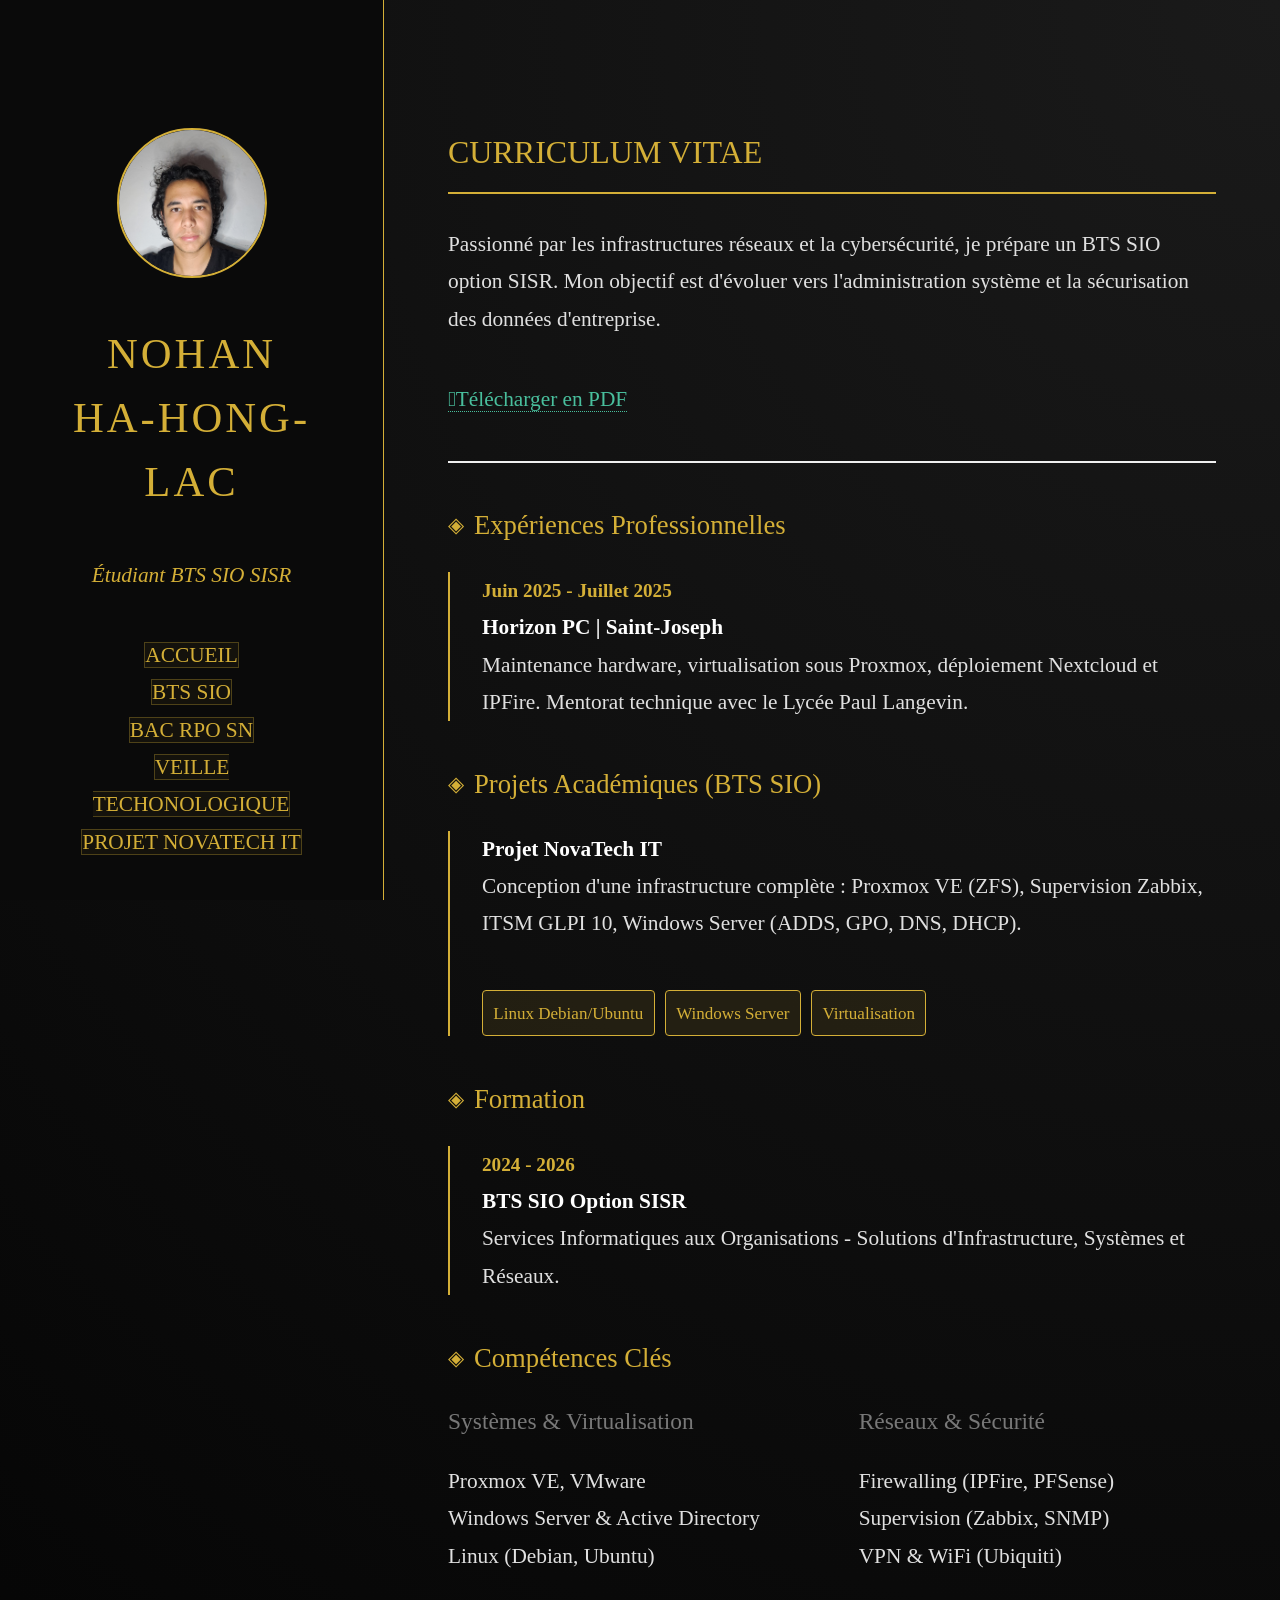
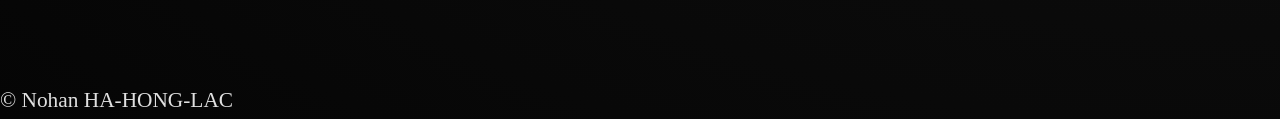
<file: cv.html>
<!DOCTYPE HTML>
<html lang="fr">
	<head>
		<title>CV | Nohan HA-HONG-LAC</title>
		<meta charset="utf-8" />
		<meta name="viewport" content="width=device-width, initial-scale=1, user-scalable=no" />
		<link rel="stylesheet" href="assets/css/main.css" />
		<style>
			.cv-section { margin-bottom: 2em; }
			.cv-item { margin-bottom: 1.5em; border-left: 2px solid var(--gold); padding-left: 1.5em; }
			.cv-date { color: var(--gold); font-weight: bold; font-size: 0.9em; }
			.cv-company { font-weight: bold; color: #fff; }
			.skill-tag { background: rgba(212, 175, 55, 0.1); border: 1px solid var(--gold); color: var(--gold); padding: 0.2em 0.6em; border-radius: 4px; font-size: 0.8em; margin-right: 5px; display: inline-block; margin-top: 5px; }
		</style>
	</head>
	<body class="is-preload">

		<header id="header">
			<div class="inner">
				<a href="index.html" class="image avatar"><img src="images/avatar.jpg" alt="" /></a>
				<h1><strong>Nohan HA-HONG-LAC</strong></h1>
				<p style="color: var(--gold); font-style: italic;">Étudiant BTS SIO SISR</p>
				<nav id="nav">
					<ul>
						<li><a href="index.html" class="button fit">Accueil</a></li>
						<li><a href="bts-sisr.html" class="button fit">BTS SIO</a></li>
						<li><a href="bacpro-sn.html" class="button fit active">BAC RPO SN</a></li>
						<li><a href="veille.html" class="button fit">Veille techonologique</a></li>
						<li><a href="contexte-bts.html" class="button fit">Projet NovaTech IT</a></li>
					</ul>
				</nav>
			</div>
		</header>

		<div id="main">

			<section>
				<header class="major">
					<h2>Curriculum Vitae</h2>
				</header>
				<p>Passionné par les infrastructures réseaux et la cybersécurité, je prépare un BTS SIO option SISR. Mon objectif est d'évoluer vers l'administration système et la sécurisation des données d'entreprise.</p>
				
				<ul class="actions">
					<li><a href="images/Mon_CV.pdf" class="button icon solid fa-download" target="_blank">Télécharger en PDF</a></li>
				</ul>

				<hr />

				<div class="cv-section">
					<h3>Expériences Professionnelles</h3>
					
				

					<div class="cv-item">
						<span class="cv-date">Juin 2025 - Juillet 2025</span><br />
						<span class="cv-company">Horizon PC | Saint-Joseph</span>
						<p>Maintenance hardware, virtualisation sous Proxmox, déploiement Nextcloud et IPFire. Mentorat technique avec le Lycée Paul Langevin.</p>
					</div>
				</div>

				<div class="cv-section">
					<h3>Projets Académiques (BTS SIO)</h3>
					<div class="cv-item">
						<span class="cv-company">Projet NovaTech IT</span>
						<p>Conception d'une infrastructure complète : Proxmox VE (ZFS), Supervision Zabbix, ITSM GLPI 10, Windows Server (ADDS, GPO, DNS, DHCP).</p>
						<div class="tags">
							<span class="skill-tag">Linux Debian/Ubuntu</span>
							<span class="skill-tag">Windows Server</span>
							<span class="skill-tag">Virtualisation</span>
						</div>
					</div>
				</div>

				<div class="cv-section">
					<h3>Formation</h3>
					<div class="cv-item">
						<span class="cv-date">2024 - 2026</span><br />
						<span class="cv-company">BTS SIO Option SISR</span>
						<p>Services Informatiques aux Organisations - Solutions d'Infrastructure, Systèmes et Réseaux.</p>
					</div>
				</div>

				<div class="cv-section">
					<h3>Compétences Clés</h3>
					<div class="row">
						<div class="col-6 col-12-small">
							<h4>Systèmes & Virtualisation</h4>
							<ul>
								<li>Proxmox VE, VMware</li>
								<li>Windows Server & Active Directory</li>
								<li>Linux (Debian, Ubuntu)</li>
							</ul>
						</div>
						<div class="col-6 col-12-small">
							<h4>Réseaux & Sécurité</h4>
							<ul>
								<li>Firewalling (IPFire, PFSense)</li>
								<li>Supervision (Zabbix, SNMP)</li>
								<li>VPN & WiFi (Ubiquiti)</li>
							</ul>
						</div>
					</div>
				</div>
			</section>

		</div>

		<footer id="footer">
			<div class="inner">
				<ul class="copyright">
					<li>&copy; Nohan HA-HONG-LAC</li>
				</ul>
			</div>
		</footer>

		<script src="assets/js/jquery.min.js"></script>
		<script src="assets/js/main.js"></script>

	</body>
</html>
</file>
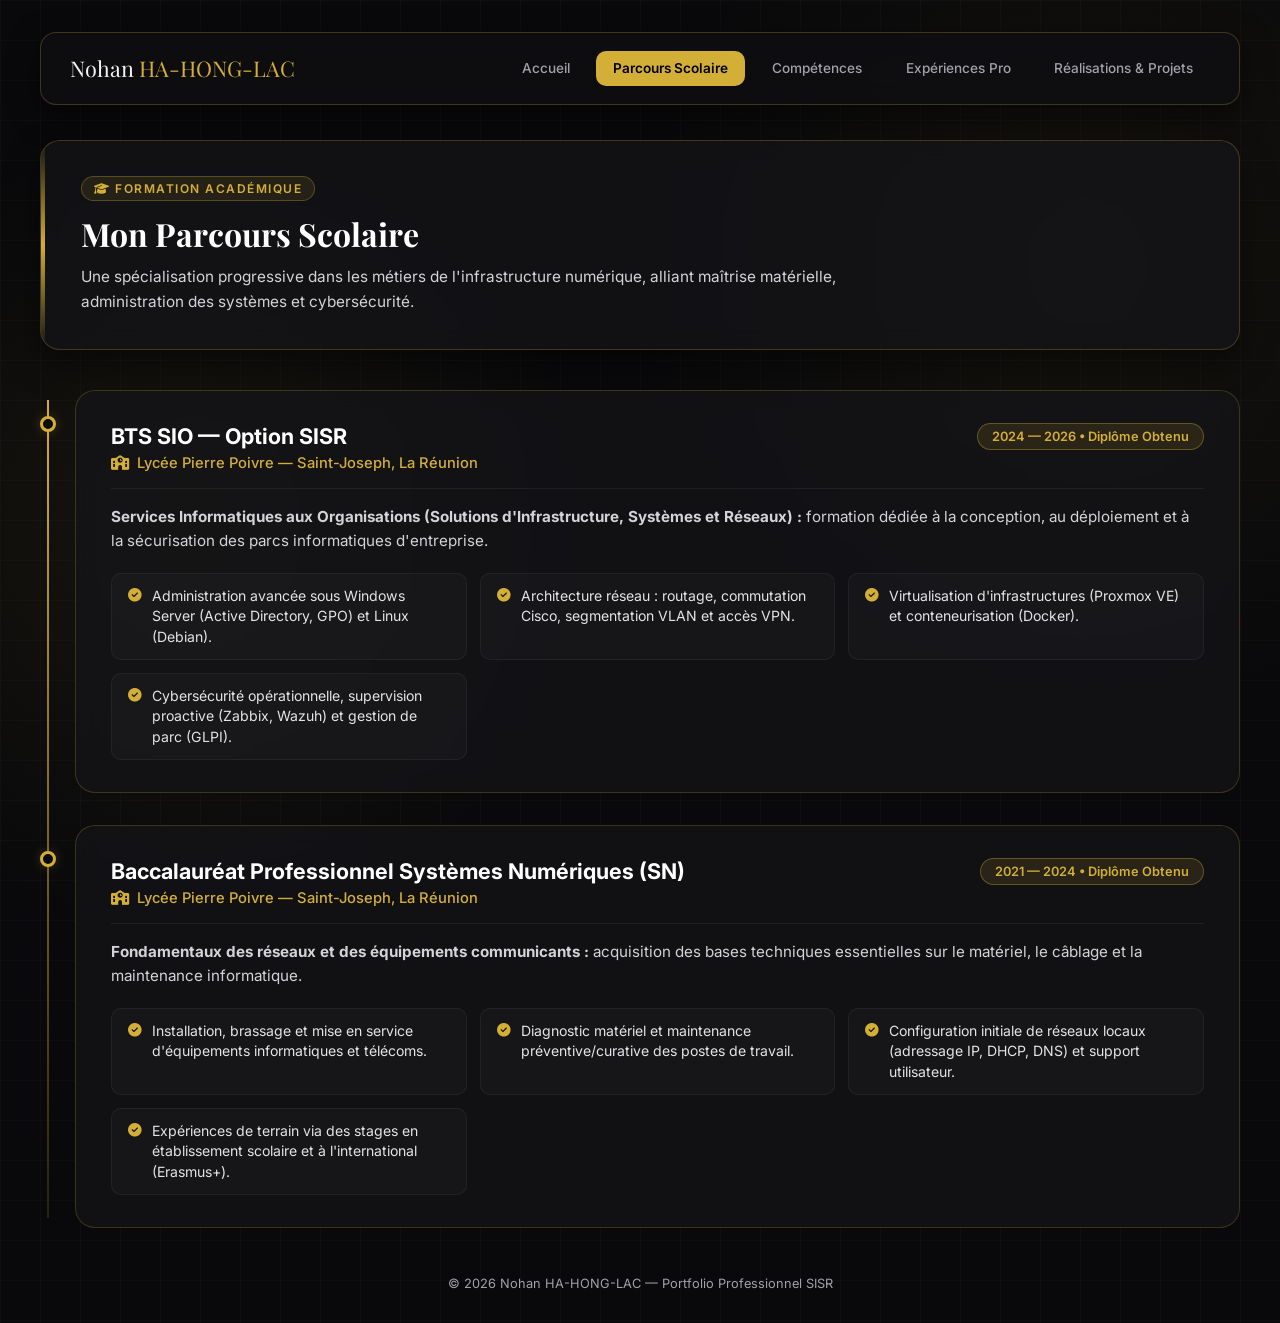
<file: parcours.html>
<!DOCTYPE html>
<html lang="fr">
<head>
    <meta charset="UTF-8">
    <meta name="viewport" content="width=device-width, initial-scale=1.0">
    <title>Parcours Scolaire | Nohan HA-HONG-LAC — Portfolio SISR</title>
    <link rel="stylesheet" href="https://cdnjs.cloudflare.com/ajax/libs/font-awesome/6.4.0/css/all.min.css">
    <style>
        @import url('https://fonts.googleapis.com/css2?family=Inter:wght@300;400;500;600;700&family=Playfair+Display:wght@700&display=swap');
        :root { --gold: #D4AF37; --gold-light: #F3E5AB; --gold-glow: rgba(212, 175, 55, 0.25); --bg-dark: #09090b; --card-bg: rgba(20, 20, 24, 0.75); --text-main: #f4f4f5; --text-muted: #a1a1aa; }
        * { box-sizing: border-box; margin: 0; padding: 0; }
        body {
            background-color: var(--bg-dark);
            background-image: radial-gradient(circle at 15% 40%, rgba(212, 175, 55, 0.07), transparent 30%), radial-gradient(circle at 85% 20%, rgba(212, 175, 55, 0.06), transparent 30%), linear-gradient(rgba(255, 255, 255, 0.02) 1px, transparent 1px), linear-gradient(90deg, rgba(255, 255, 255, 0.02) 1px, transparent 1px);
            background-size: 100% 100%, 100% 100%, 40px 40px, 40px 40px;
            color: var(--text-main); font-family: 'Inter', sans-serif; min-height: 100vh; display: flex; flex-direction: column; align-items: center; padding: 2rem 1.5rem;
        }
        .container { width: 100%; max-width: 1200px; }
        
        /* NAVIGATION */
        .top-bar { display: flex; justify-content: space-between; align-items: center; flex-wrap: wrap; gap: 1.5rem; padding: 1.1rem 1.8rem; background: rgba(15, 15, 18, 0.85); backdrop-filter: blur(12px); border: 1px solid rgba(212, 175, 55, 0.25); border-radius: 16px; margin-bottom: 2.2rem; box-shadow: 0 10px 30px rgba(0, 0, 0, 0.5); }
        .brand-title { font-family: 'Playfair Display', serif; font-size: 1.35rem; color: var(--text-main); text-decoration: none; }
        .brand-title span { color: var(--gold); }
        .nav-links { display: flex; gap: 0.6rem; flex-wrap: wrap; }
        .nav-link { text-decoration: none; color: var(--text-muted); font-size: 0.85rem; font-weight: 500; padding: 0.55rem 1rem; border-radius: 10px; border: 1px solid transparent; transition: 0.3s; }
        .nav-link:hover { color: var(--gold); background: rgba(212, 175, 55, 0.08); border-color: rgba(212, 175, 55, 0.25); }
        .nav-link.active { background: var(--gold); color: #000; font-weight: 600; }

        /* EN-TÊTE DE PAGE */
        .page-header { background: var(--card-bg); backdrop-filter: blur(12px); border: 1px solid rgba(212, 175, 55, 0.25); border-radius: 20px; padding: 2.2rem 2.5rem; margin-bottom: 2.5rem; position: relative; overflow: hidden; box-shadow: 0 15px 35px rgba(0, 0, 0, 0.45); }
        .page-header::before { content: ''; position: absolute; top: 0; left: 0; bottom: 0; width: 4px; background: linear-gradient(180deg, transparent, var(--gold), transparent); }
        .page-badge { display: inline-block; font-size: 0.75rem; text-transform: uppercase; letter-spacing: 1.5px; color: var(--gold); background: rgba(212, 175, 55, 0.1); border: 1px solid rgba(212, 175, 55, 0.3); padding: 4px 12px; border-radius: 50px; margin-bottom: 0.7rem; font-weight: 600; }
        .page-title { font-family: 'Playfair Display', serif; font-size: 2rem; color: #fff; margin-bottom: 0.6rem; }
        .page-subtitle { color: #d4d4d8; font-size: 0.96rem; line-height: 1.6; max-width: 800px; }

        /* TIMELINE MODERNE */
        .timeline { position: relative; padding-left: 2.2rem; display: flex; flex-direction: column; gap: 2rem; }
        .timeline::before { content: ''; position: absolute; left: 7px; top: 10px; bottom: 10px; width: 2px; background: linear-gradient(180deg, var(--gold), rgba(212, 175, 55, 0.15)); }
        .timeline-item { position: relative; }
        .timeline-dot { position: absolute; left: -2.2rem; top: 1.6rem; width: 16px; height: 16px; border-radius: 50%; background: var(--bg-dark); border: 3px solid var(--gold); box-shadow: 0 0 12px var(--gold-glow); }

        .edu-card { background: var(--card-bg); backdrop-filter: blur(10px); border: 1px solid rgba(212, 175, 55, 0.22); border-radius: 20px; padding: 2rem 2.2rem; transition: 0.35s ease; }
        .edu-card:hover { border-color: var(--gold); transform: translateX(6px); box-shadow: 0 12px 30px rgba(0, 0, 0, 0.6), 0 0 20px var(--gold-glow); }

        .edu-top { display: flex; justify-content: space-between; align-items: flex-start; flex-wrap: wrap; gap: 1rem; margin-bottom: 1rem; border-bottom: 1px solid rgba(255, 255, 255, 0.06); padding-bottom: 1rem; }
        .edu-title { font-size: 1.35rem; font-weight: 700; color: #fff; margin-bottom: 0.3rem; }
        .edu-school { color: var(--gold); font-size: 0.92rem; font-weight: 500; display: flex; align-items: center; gap: 8px; }
        .edu-date { background: rgba(212, 175, 55, 0.12); border: 1px solid rgba(212, 175, 55, 0.35); color: var(--gold); font-size: 0.8rem; font-weight: 600; padding: 5px 14px; border-radius: 50px; }

        .edu-desc { color: #d4d4d8; font-size: 0.95rem; margin-bottom: 1.2rem; line-height: 1.6; }
        .edu-list { list-style: none; display: grid; grid-template-columns: repeat(auto-fit, minmax(280px, 1fr)); gap: 0.8rem; }
        .edu-list li { background: rgba(255, 255, 255, 0.025); border: 1px solid rgba(255, 255, 255, 0.05); padding: 0.75rem 1rem; border-radius: 10px; font-size: 0.88rem; color: #e4e4e7; display: flex; align-items: flex-start; gap: 10px; line-height: 1.45; }
        .edu-list li i { color: var(--gold); margin-top: 3px; font-size: 0.85rem; }

        .footer { margin-top: 3rem; text-align: center; font-size: 0.8rem; color: var(--text-muted); }
        @media (max-width: 768px) { .top-bar { flex-direction: column; align-items: flex-start; } .edu-card { padding: 1.5rem; } }
    </style>
</head>
<body>
    <div class="container">
        <header class="top-bar">
            <a href="index.html" class="brand-title">Nohan <span>HA-HONG-LAC</span></a>
            <nav class="nav-links">
                <a href="index.html" class="nav-link">Accueil</a>
                <a href="parcours.html" class="nav-link active">Parcours Scolaire</a>
                <a href="competences.html" class="nav-link">Compétences</a>
                <a href="experiences.html" class="nav-link">Expériences Pro</a>
                <a href="projets.html" class="nav-link">Réalisations & Projets</a>
            </nav>
        </header>

        <section class="page-header">
            <span class="page-badge"><i class="fas fa-graduation-cap"></i> Formation Académique</span>
            <h1 class="page-title">Mon Parcours Scolaire</h1>
            <p class="page-subtitle">Une spécialisation progressive dans les métiers de l'infrastructure numérique, alliant maîtrise matérielle, administration des systèmes et cybersécurité.</p>
        </section>

        <div class="timeline">
            
            <!-- Diplôme 1 : BTS SIO SISR -->
            <div class="timeline-item">
                <div class="timeline-dot"></div>
                <div class="edu-card">
                    <div class="edu-top">
                        <div>
                            <h2 class="edu-title">BTS SIO — Option SISR</h2>
                            <div class="edu-school"><i class="fas fa-school"></i> Lycée Pierre Poivre — Saint-Joseph, La Réunion</div>
                        </div>
                        <span class="edu-date">2024 — 2026 • Diplôme Obtenu</span>
                    </div>
                    <p class="edu-desc"><strong>Services Informatiques aux Organisations (Solutions d'Infrastructure, Systèmes et Réseaux) :</strong> formation dédiée à la conception, au déploiement et à la sécurisation des parcs informatiques d'entreprise.</p>
                    <ul class="edu-list">
                        <li><i class="fas fa-check-circle"></i> Administration avancée sous Windows Server (Active Directory, GPO) et Linux (Debian).</li>
                        <li><i class="fas fa-check-circle"></i> Architecture réseau : routage, commutation Cisco, segmentation VLAN et accès VPN.</li>
                        <li><i class="fas fa-check-circle"></i> Virtualisation d'infrastructures (Proxmox VE) et conteneurisation (Docker).</li>
                        <li><i class="fas fa-check-circle"></i> Cybersécurité opérationnelle, supervision proactive (Zabbix, Wazuh) et gestion de parc (GLPI).</li>
                    </ul>
                </div>
            </div>

            <!-- Diplôme 2 : Bac Pro SN -->
            <div class="timeline-item">
                <div class="timeline-dot"></div>
                <div class="edu-card">
                    <div class="edu-top">
                        <div>
                            <h2 class="edu-title">Baccalauréat Professionnel Systèmes Numériques (SN)</h2>
                            <div class="edu-school"><i class="fas fa-school"></i> Lycée Pierre Poivre — Saint-Joseph, La Réunion</div>
                        </div>
                        <span class="edu-date">2021 — 2024 • Diplôme Obtenu</span>
                    </div>
                    <p class="edu-desc"><strong>Fondamentaux des réseaux et des équipements communicants :</strong> acquisition des bases techniques essentielles sur le matériel, le câblage et la maintenance informatique.</p>
                    <ul class="edu-list">
                        <li><i class="fas fa-check-circle"></i> Installation, brassage et mise en service d'équipements informatiques et télécoms.</li>
                        <li><i class="fas fa-check-circle"></i> Diagnostic matériel et maintenance préventive/curative des postes de travail.</li>
                        <li><i class="fas fa-check-circle"></i> Configuration initiale de réseaux locaux (adressage IP, DHCP, DNS) et support utilisateur.</li>
                        <li><i class="fas fa-check-circle"></i> Expériences de terrain via des stages en établissement scolaire et à l'international (Erasmus+).</li>
                    </ul>
                </div>
            </div>

        </div>

        <footer class="footer">© 2026 Nohan HA-HONG-LAC — Portfolio Professionnel SISR</footer>
    </div>
</body>
</html>
</file>
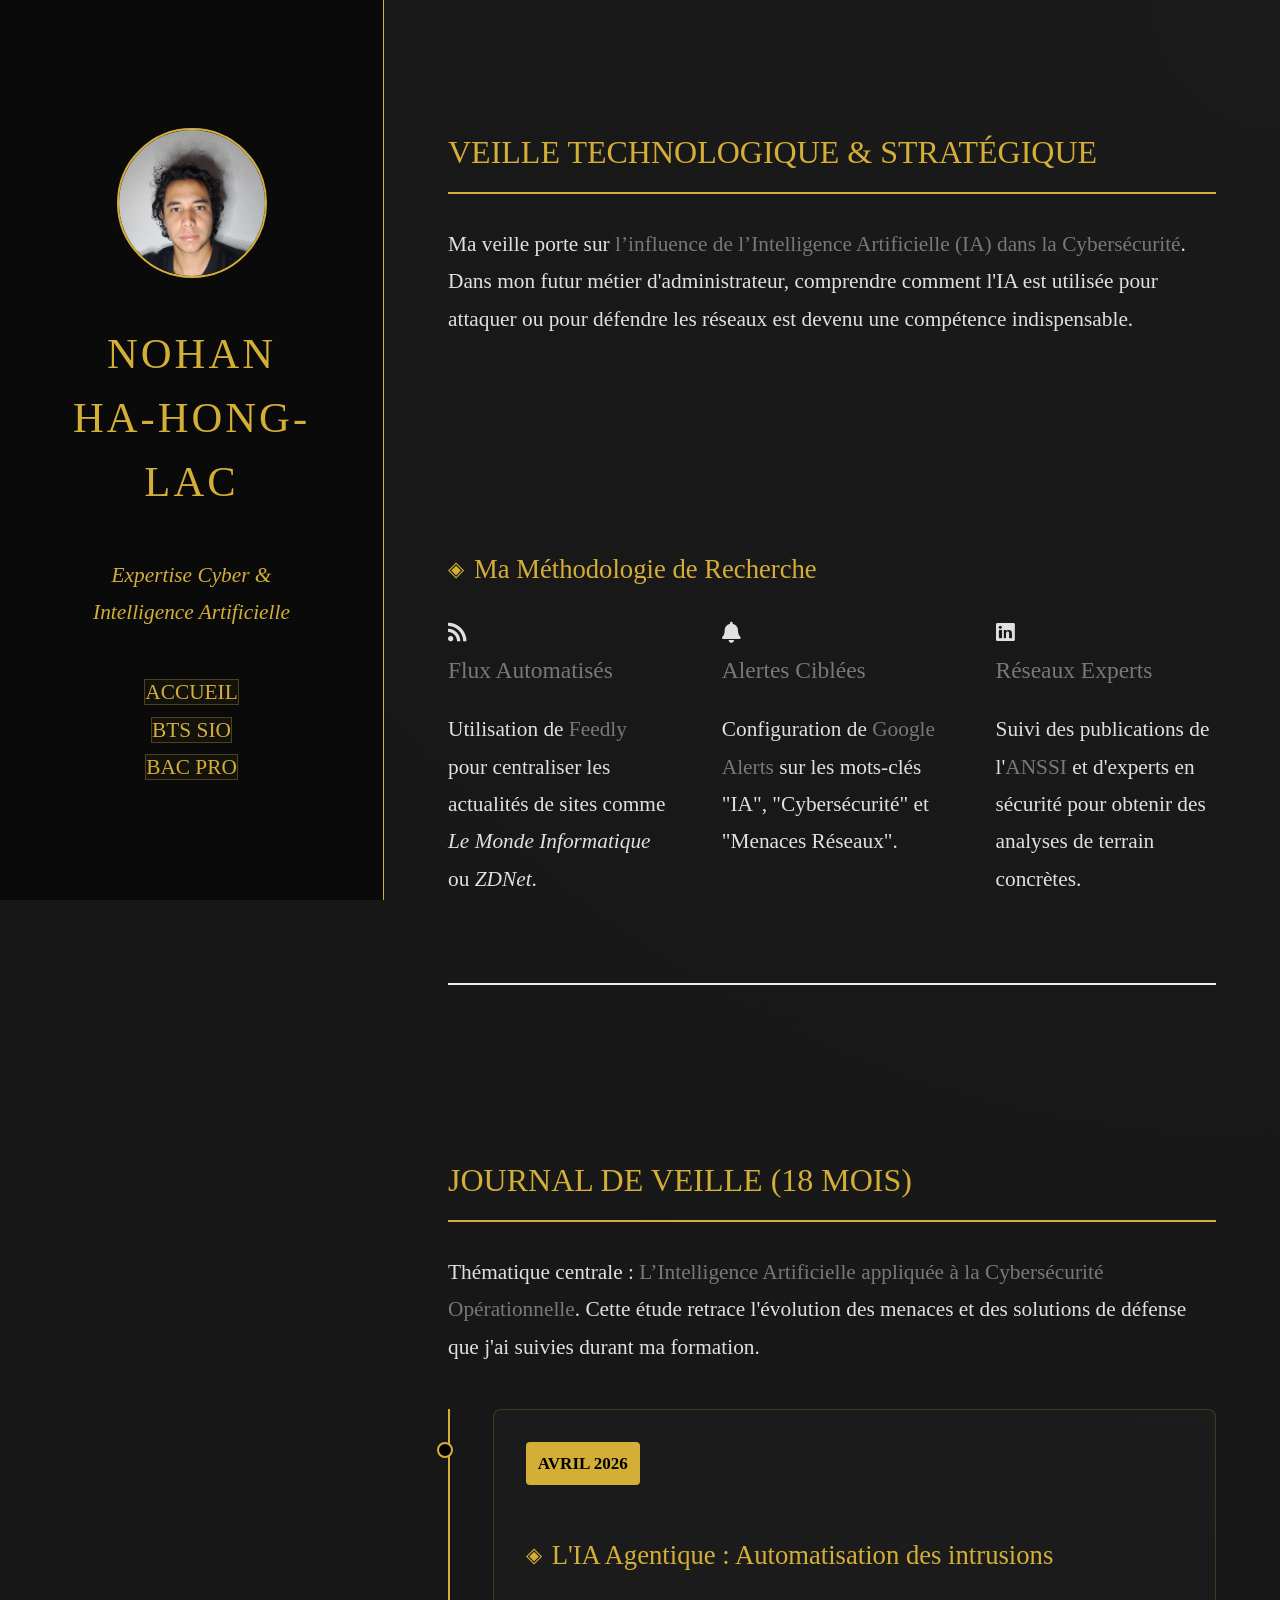
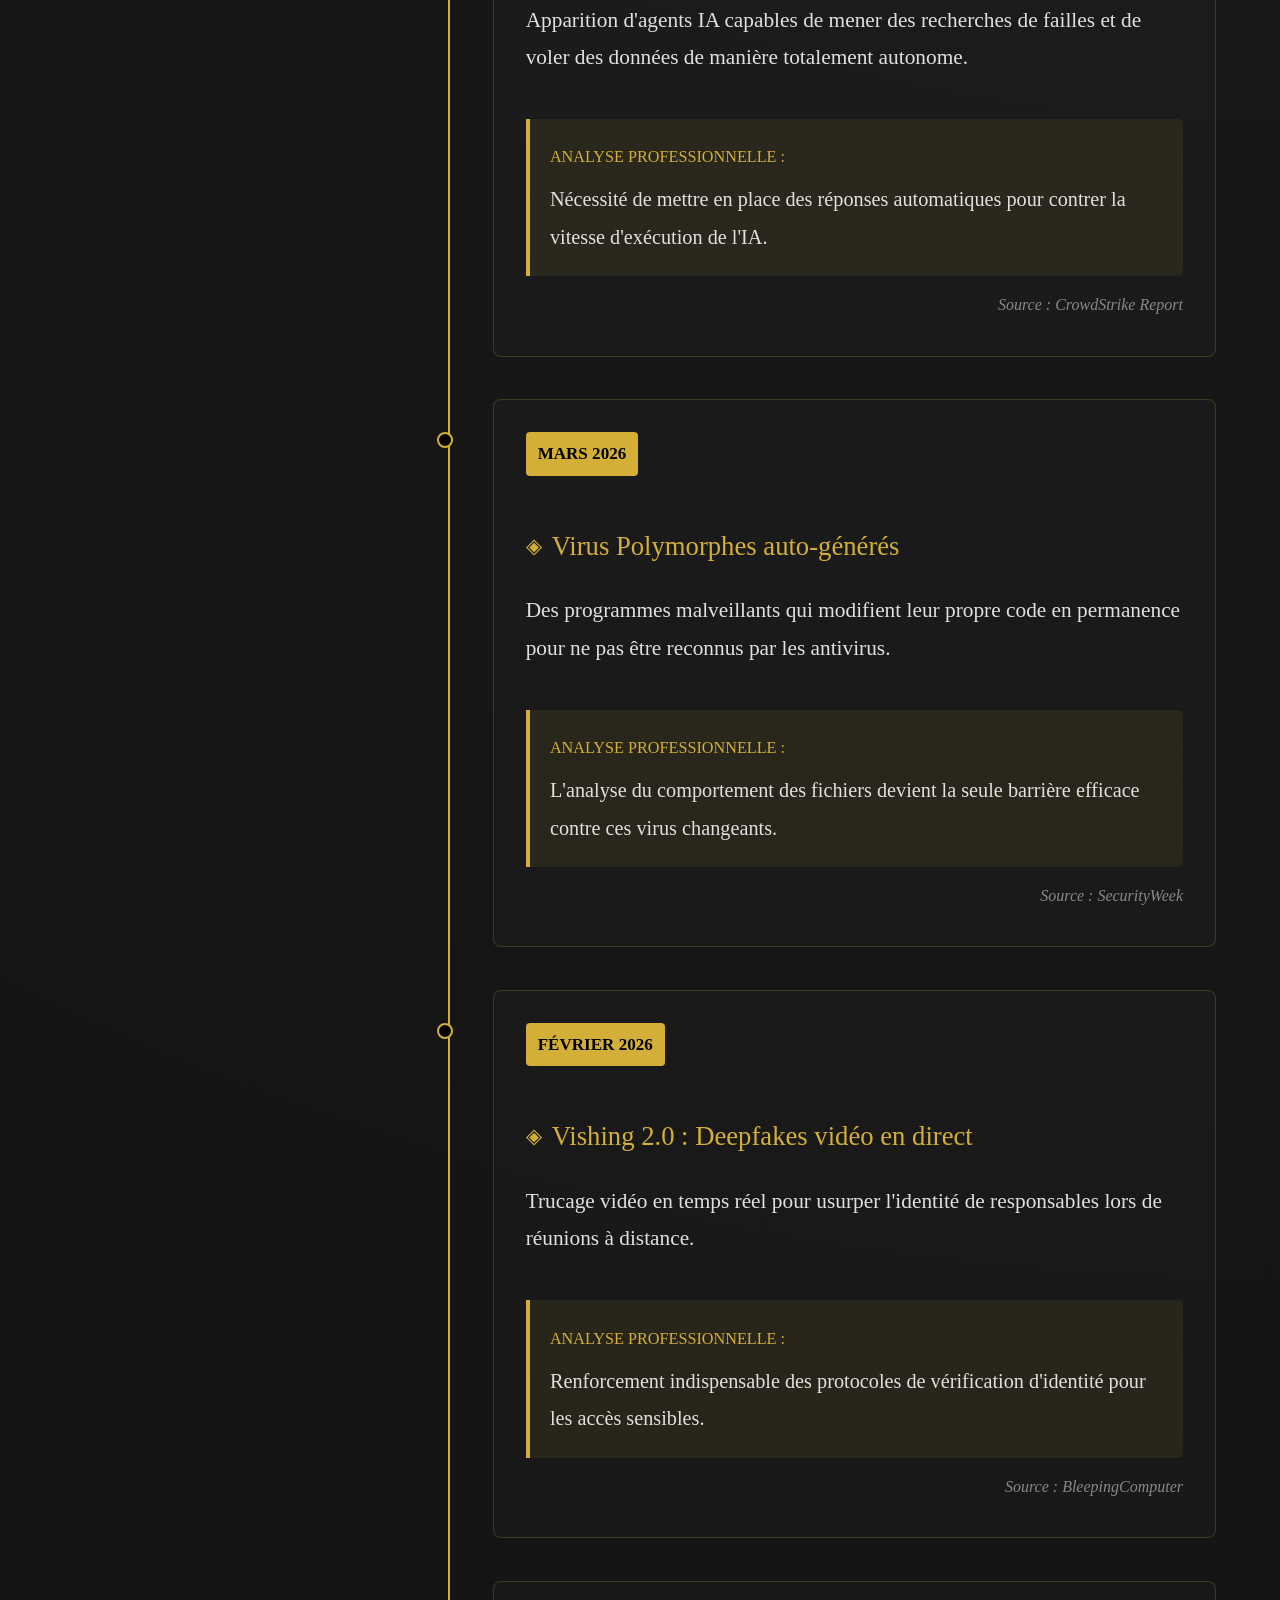
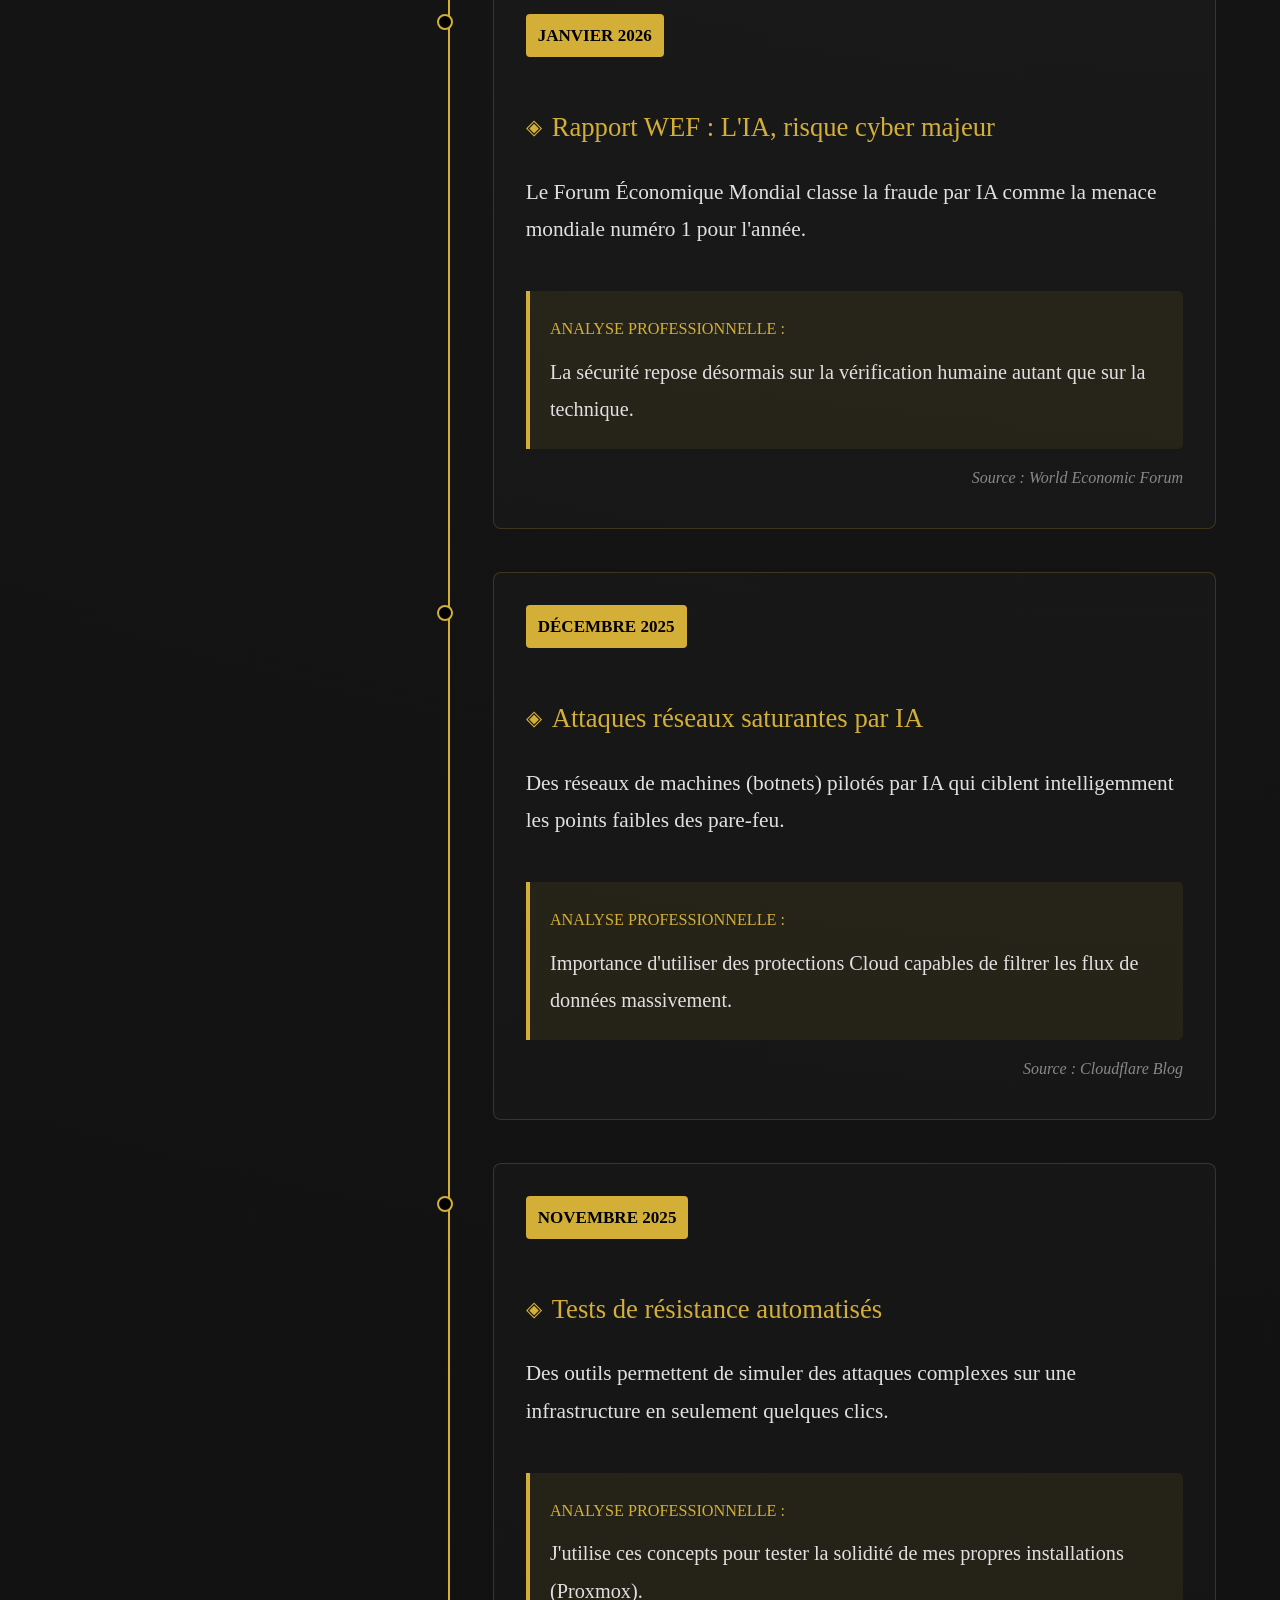
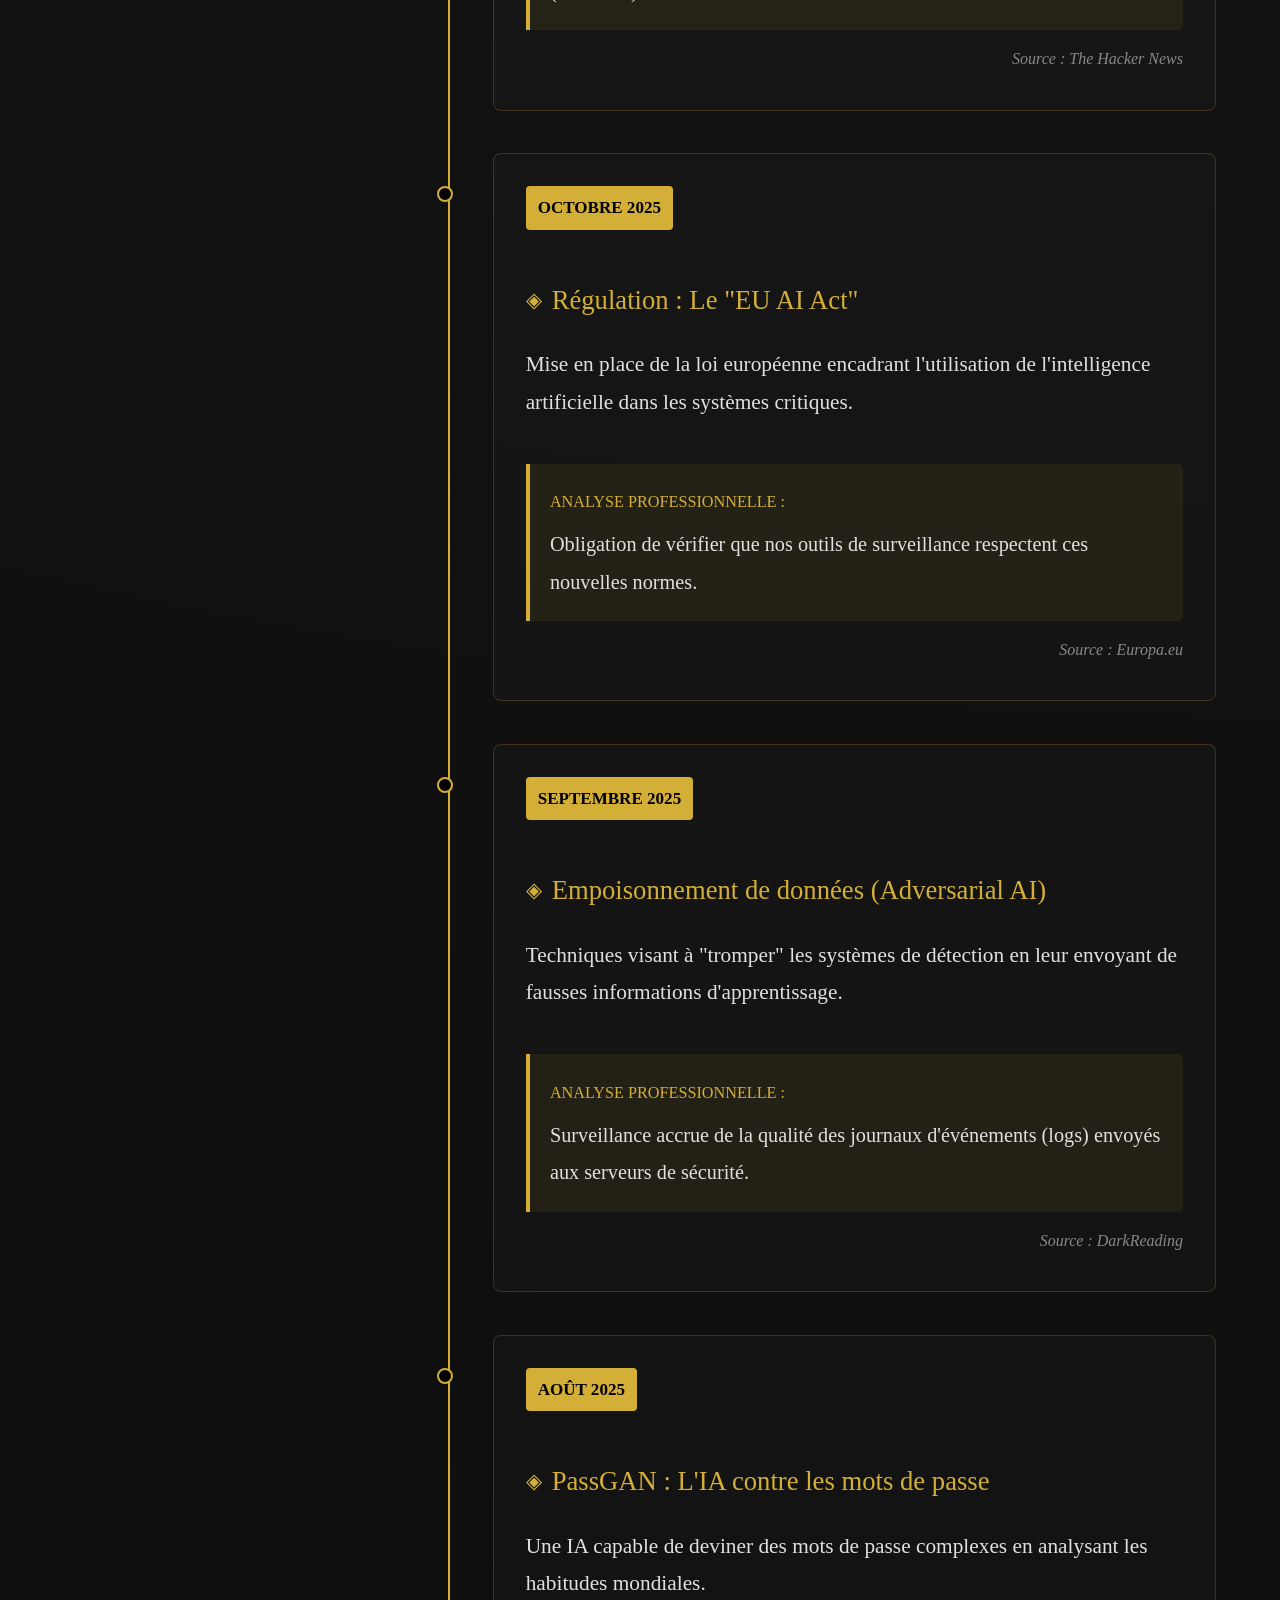
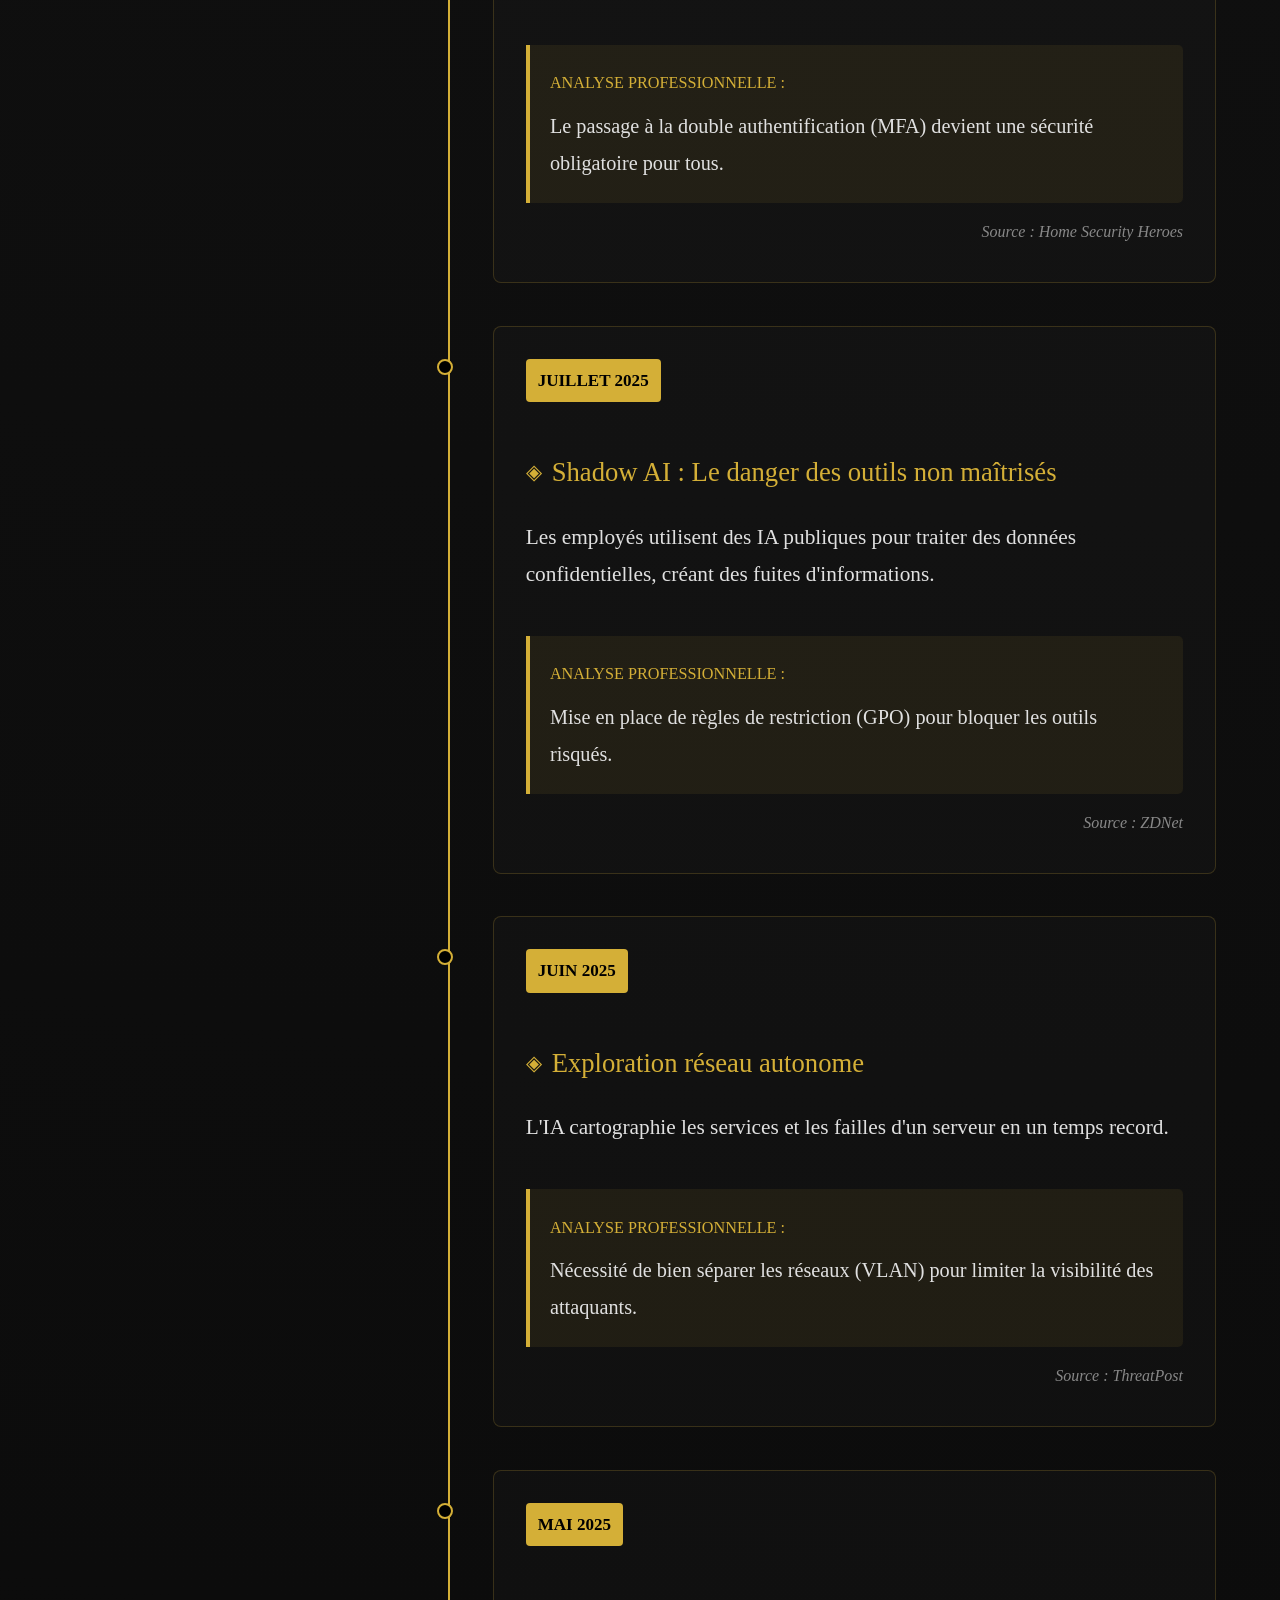
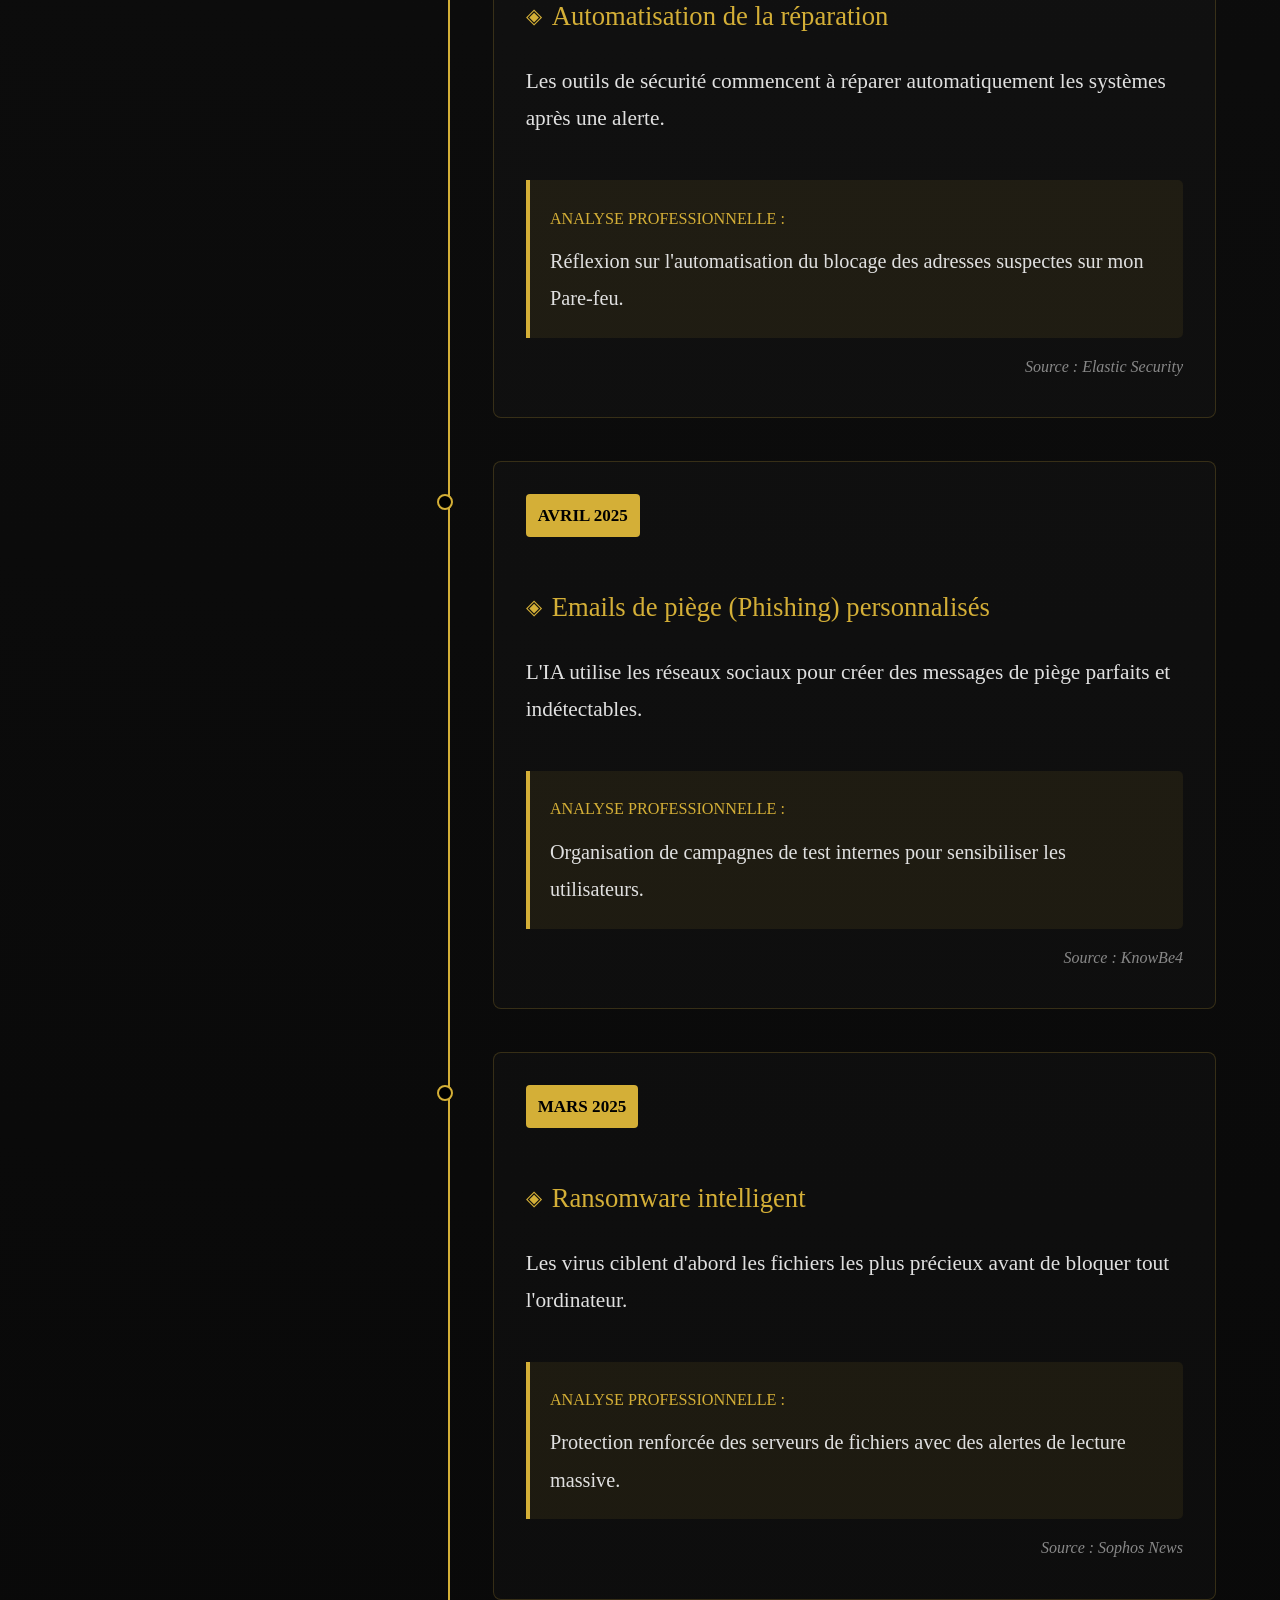
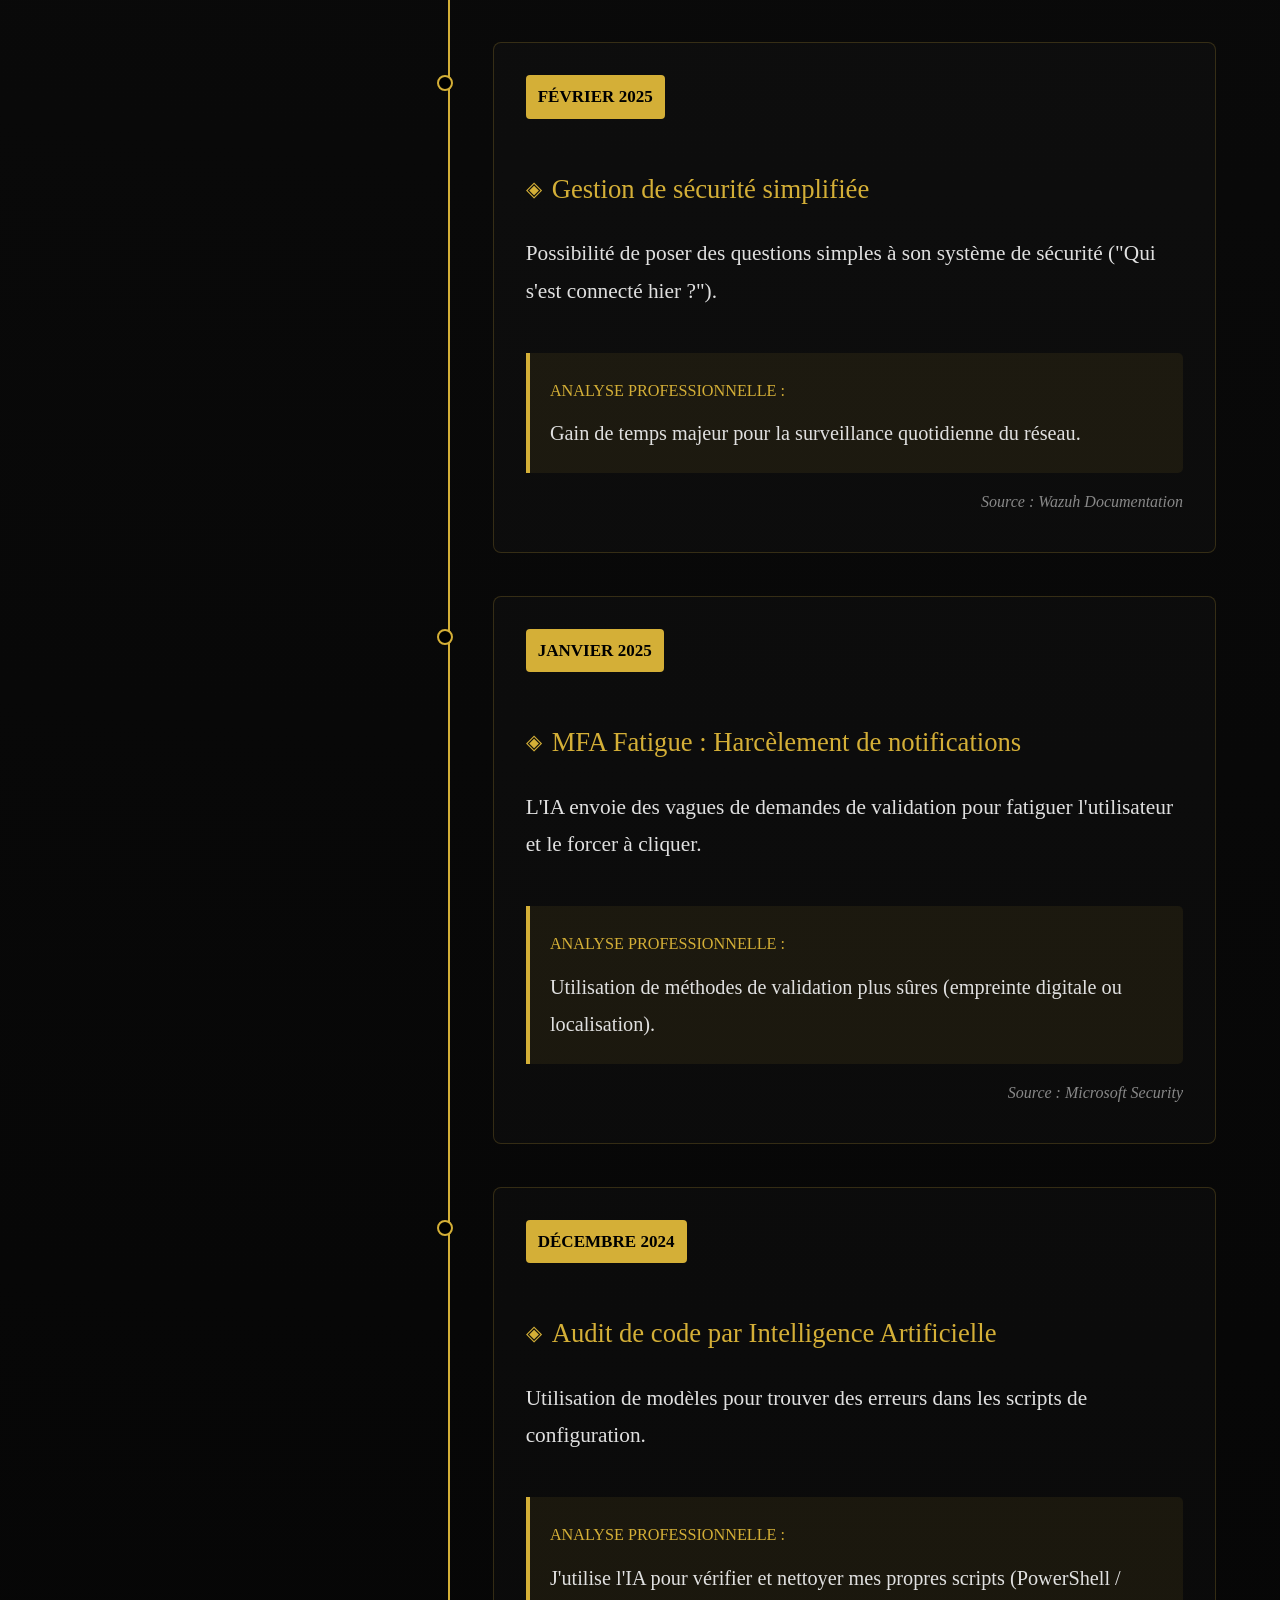
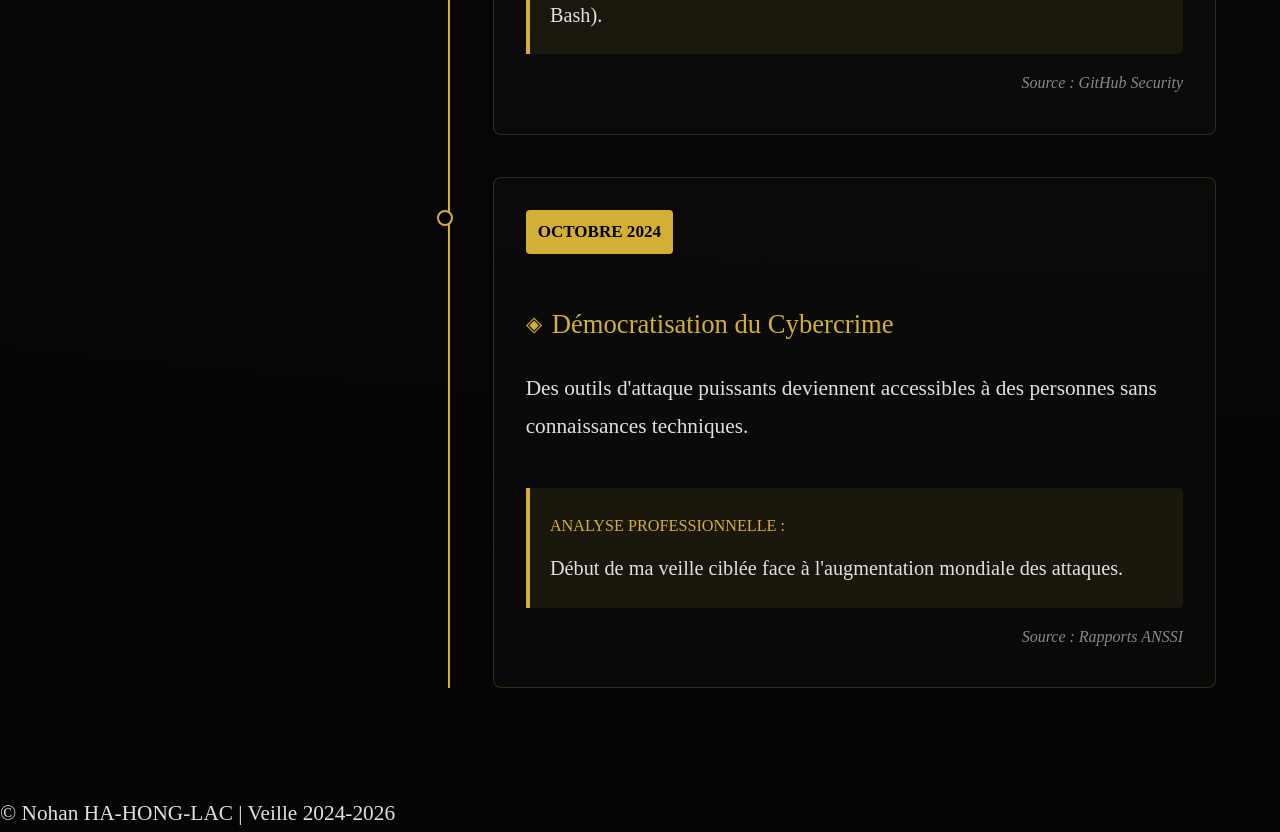
<file: veille.html>
<!DOCTYPE HTML>
<html lang="fr">
	<head>
		<title>Veille Technologique | Nohan HA-HONG-LAC</title>
		<meta charset="utf-8" />
		<meta name="viewport" content="width=device-width, initial-scale=1, user-scalable=no" />
		<link rel="stylesheet" href="assets/css/main.css" />
		<style>
			/* Style Dynastie - Excellence & Lisibilité */
			.pro-box { 
				border: 1px solid rgba(212, 175, 55, 0.3); 
				padding: 2em; 
				margin-bottom: 2em; 
				background: rgba(10, 10, 10, 0.5);
				border-radius: 4px;
			}
			.timeline-container { border-left: 2px solid var(--gold); padding-left: 2em; margin-top: 2em; position: relative; }
			.article-card { 
				border: 1px solid rgba(212, 175, 55, 0.2); 
				padding: 1.5em; 
				border-radius: 8px; 
				background: rgba(255, 255, 255, 0.02); 
				margin-bottom: 2em; 
				position: relative; 
				transition: transform 0.3s ease;
			}
			.article-card:hover { transform: translateX(10px); border-color: var(--gold); }
			.article-card::before { 
				content: ''; position: absolute; left: -2.65em; top: 1.5em; 
				width: 16px; height: 16px; background-color: #000; 
				border: 2px solid var(--gold); border-radius: 50%; 
			}
			
			.date-badge { display: inline-block; background: var(--gold); color: #000; padding: 3px 12px; border-radius: 4px; font-size: 0.8em; font-weight: bold; margin-bottom: 10px; text-transform: uppercase; }
			.analysis-box { background: rgba(212, 175, 55, 0.08); border-left: 4px solid var(--gold); padding: 1em; margin-top: 1em; font-size: 0.95em; border-radius: 0 5px 5px 0; }
			.analysis-box strong { color: var(--gold); text-transform: uppercase; font-size: 0.8em; display: block; margin-bottom: 5px; }
			.source-tag { font-size: 0.75em; color: #888; font-style: italic; display: block; margin-top: 10px; text-align: right; }
		</style>
	</head>
	<body class="is-preload">

		<header id="header">
			<div class="inner">
				<a href="index.html" class="image avatar"><img src="images/avatar.jpg" alt="" /></a>
				<h1><strong>Nohan HA-HONG-LAC</strong></h1>
				<p style="color: var(--gold); font-style: italic;">Expertise Cyber & Intelligence Artificielle</p>
				<nav id="nav">
					<ul>
						<li><a href="index.html" class="button fit">Accueil</a></li>
						<li><a href="bts-sisr.html" class="button fit">BTS SIO</a></li>
						<li><a href="bacpro-sn.html" class="button fit">Bac Pro</a></li>
					</ul>
				</nav>
			</div>
		</header>

		<div id="main">

			<section id="intro">
				<header class="major">
					<h2>Veille Technologique & Stratégique</h2>
				</header>
				<p>Ma veille porte sur <strong>l’influence de l’Intelligence Artificielle (IA) dans la Cybersécurité</strong>. Dans mon futur métier d'administrateur, comprendre comment l'IA est utilisée pour attaquer ou pour défendre les réseaux est devenu une compétence indispensable.</p>
			</section>

			<section id="methodology">
				<h3>Ma Méthodologie de Recherche</h3>
				<div class="row">
					<div class="col-4 col-12-small">
						<i class="method-icon fas fa-rss"></i>
						<h4>Flux Automatisés</h4>
						<p>Utilisation de <strong>Feedly</strong> pour centraliser les actualités de sites comme <em>Le Monde Informatique</em> ou <em>ZDNet</em>.</p>
					</div>
					<div class="col-4 col-12-small">
						<i class="method-icon fas fa-bell"></i>
						<h4>Alertes Ciblées</h4>
						<p>Configuration de <strong>Google Alerts</strong> sur les mots-clés "IA", "Cybersécurité" et "Menaces Réseaux".</p>
					</div>
					<div class="col-4 col-12-small">
						<i class="method-icon fab fa-linkedin"></i>
						<h4>Réseaux Experts</h4>
						<p>Suivi des publications de l'<strong>ANSSI</strong> et d'experts en sécurité pour obtenir des analyses de terrain concrètes.</p>
					</div>
				</div>
			</section>

			<hr />

			<section id="intro">
				<header class="major">
					<h2>Journal de Veille (18 mois)</h2>
				</header>
				<p>Thématique centrale : <strong>L’Intelligence Artificielle appliquée à la Cybersécurité Opérationnelle</strong>. Cette étude retrace l'évolution des menaces et des solutions de défense que j'ai suivies durant ma formation.</p>
				
				<div class="timeline-container">

					<div class="article-card">
						<span class="date-badge">Avril 2026</span>
						<h3>L'IA Agentique : Automatisation des intrusions</h3>
						<p>Apparition d'agents IA capables de mener des recherches de failles et de voler des données de manière totalement autonome.</p>
						<div class="analysis-box"><strong>Analyse Professionnelle :</strong> Nécessité de mettre en place des réponses automatiques pour contrer la vitesse d'exécution de l'IA.</div>
						<span class="source-tag">Source : CrowdStrike Report</span>
					</div>

					<div class="article-card">
						<span class="date-badge">Mars 2026</span>
						<h3>Virus Polymorphes auto-générés</h3>
						<p>Des programmes malveillants qui modifient leur propre code en permanence pour ne pas être reconnus par les antivirus.</p>
						<div class="analysis-box"><strong>Analyse Professionnelle :</strong> L'analyse du comportement des fichiers devient la seule barrière efficace contre ces virus changeants.</div>
						<span class="source-tag">Source : SecurityWeek</span>
					</div>

					<div class="article-card">
						<span class="date-badge">Février 2026</span>
						<h3>Vishing 2.0 : Deepfakes vidéo en direct</h3>
						<p>Trucage vidéo en temps réel pour usurper l'identité de responsables lors de réunions à distance.</p>
						<div class="analysis-box"><strong>Analyse Professionnelle :</strong> Renforcement indispensable des protocoles de vérification d'identité pour les accès sensibles.</div>
						<span class="source-tag">Source : BleepingComputer</span>
					</div>

					<div class="article-card">
						<span class="date-badge">Janvier 2026</span>
						<h3>Rapport WEF : L'IA, risque cyber majeur</h3>
						<p>Le Forum Économique Mondial classe la fraude par IA comme la menace mondiale numéro 1 pour l'année.</p>
						<div class="analysis-box"><strong>Analyse Professionnelle :</strong> La sécurité repose désormais sur la vérification humaine autant que sur la technique.</div>
						<span class="source-tag">Source : World Economic Forum</span>
					</div>

					<div class="article-card">
						<span class="date-badge">Décembre 2025</span>
						<h3>Attaques réseaux saturantes par IA</h3>
						<p>Des réseaux de machines (botnets) pilotés par IA qui ciblent intelligemment les points faibles des pare-feu.</p>
						<div class="analysis-box"><strong>Analyse Professionnelle :</strong> Importance d'utiliser des protections Cloud capables de filtrer les flux de données massivement.</div>
						<span class="source-tag">Source : Cloudflare Blog</span>
					</div>

					<div class="article-card">
						<span class="date-badge">Novembre 2025</span>
						<h3>Tests de résistance automatisés</h3>
						<p>Des outils permettent de simuler des attaques complexes sur une infrastructure en seulement quelques clics.</p>
						<div class="analysis-box"><strong>Analyse Professionnelle :</strong> J'utilise ces concepts pour tester la solidité de mes propres installations (Proxmox).</div>
						<span class="source-tag">Source : The Hacker News</span>
					</div>

					<div class="article-card">
						<span class="date-badge">Octobre 2025</span>
						<h3>Régulation : Le "EU AI Act"</h3>
						<p>Mise en place de la loi européenne encadrant l'utilisation de l'intelligence artificielle dans les systèmes critiques.</p>
						<div class="analysis-box"><strong>Analyse Professionnelle :</strong> Obligation de vérifier que nos outils de surveillance respectent ces nouvelles normes.</div>
						<span class="source-tag">Source : Europa.eu</span>
					</div>

					<div class="article-card">
						<span class="date-badge">Septembre 2025</span>
						<h3>Empoisonnement de données (Adversarial AI)</h3>
						<p>Techniques visant à "tromper" les systèmes de détection en leur envoyant de fausses informations d'apprentissage.</p>
						<div class="analysis-box"><strong>Analyse Professionnelle :</strong> Surveillance accrue de la qualité des journaux d'événements (logs) envoyés aux serveurs de sécurité.</div>
						<span class="source-tag">Source : DarkReading</span>
					</div>

					<div class="article-card">
						<span class="date-badge">Août 2025</span>
						<h3>PassGAN : L'IA contre les mots de passe</h3>
						<p>Une IA capable de deviner des mots de passe complexes en analysant les habitudes mondiales.</p>
						<div class="analysis-box"><strong>Analyse Professionnelle :</strong> Le passage à la double authentification (MFA) devient une sécurité obligatoire pour tous.</div>
						<span class="source-tag">Source : Home Security Heroes</span>
					</div>

					<div class="article-card">
						<span class="date-badge">Juillet 2025</span>
						<h3>Shadow AI : Le danger des outils non maîtrisés</h3>
						<p>Les employés utilisent des IA publiques pour traiter des données confidentielles, créant des fuites d'informations.</p>
						<div class="analysis-box"><strong>Analyse Professionnelle :</strong> Mise en place de règles de restriction (GPO) pour bloquer les outils risqués.</div>
						<span class="source-tag">Source : ZDNet</span>
					</div>

					<div class="article-card">
						<span class="date-badge">Juin 2025</span>
						<h3>Exploration réseau autonome</h3>
						<p>L'IA cartographie les services et les failles d'un serveur en un temps record.</p>
						<div class="analysis-box"><strong>Analyse Professionnelle :</strong> Nécessité de bien séparer les réseaux (VLAN) pour limiter la visibilité des attaquants.</div>
						<span class="source-tag">Source : ThreatPost</span>
					</div>

					<div class="article-card">
						<span class="date-badge">Mai 2025</span>
						<h3>Automatisation de la réparation</h3>
						<p>Les outils de sécurité commencent à réparer automatiquement les systèmes après une alerte.</p>
						<div class="analysis-box"><strong>Analyse Professionnelle :</strong> Réflexion sur l'automatisation du blocage des adresses suspectes sur mon Pare-feu.</div>
						<span class="source-tag">Source : Elastic Security</span>
					</div>

					<div class="article-card">
						<span class="date-badge">Avril 2025</span>
						<h3>Emails de piège (Phishing) personnalisés</h3>
						<p>L'IA utilise les réseaux sociaux pour créer des messages de piège parfaits et indétectables.</p>
						<div class="analysis-box"><strong>Analyse Professionnelle :</strong> Organisation de campagnes de test internes pour sensibiliser les utilisateurs.</div>
						<span class="source-tag">Source : KnowBe4</span>
					</div>

					<div class="article-card">
						<span class="date-badge">Mars 2025</span>
						<h3>Ransomware intelligent</h3>
						<p>Les virus ciblent d'abord les fichiers les plus précieux avant de bloquer tout l'ordinateur.</p>
						<div class="analysis-box"><strong>Analyse Professionnelle :</strong> Protection renforcée des serveurs de fichiers avec des alertes de lecture massive.</div>
						<span class="source-tag">Source : Sophos News</span>
					</div>

					<div class="article-card">
						<span class="date-badge">Février 2025</span>
						<h3>Gestion de sécurité simplifiée</h3>
						<p>Possibilité de poser des questions simples à son système de sécurité ("Qui s'est connecté hier ?").</p>
						<div class="analysis-box"><strong>Analyse Professionnelle :</strong> Gain de temps majeur pour la surveillance quotidienne du réseau.</div>
						<span class="source-tag">Source : Wazuh Documentation</span>
					</div>

					<div class="article-card">
						<span class="date-badge">Janvier 2025</span>
						<h3>MFA Fatigue : Harcèlement de notifications</h3>
						<p>L'IA envoie des vagues de demandes de validation pour fatiguer l'utilisateur et le forcer à cliquer.</p>
						<div class="analysis-box"><strong>Analyse Professionnelle :</strong> Utilisation de méthodes de validation plus sûres (empreinte digitale ou localisation).</div>
						<span class="source-tag">Source : Microsoft Security</span>
					</div>

					<div class="article-card">
						<span class="date-badge">Décembre 2024</span>
						<h3>Audit de code par Intelligence Artificielle</h3>
						<p>Utilisation de modèles pour trouver des erreurs dans les scripts de configuration.</p>
						<div class="analysis-box"><strong>Analyse Professionnelle :</strong> J'utilise l'IA pour vérifier et nettoyer mes propres scripts (PowerShell / Bash).</div>
						<span class="source-tag">Source : GitHub Security</span>
					</div>

					<div class="article-card">
						<span class="date-badge">Octobre 2024</span>
						<h3>Démocratisation du Cybercrime</h3>
						<p>Des outils d'attaque puissants deviennent accessibles à des personnes sans connaissances techniques.</p>
						<div class="analysis-box"><strong>Analyse Professionnelle :</strong> Début de ma veille ciblée face à l'augmentation mondiale des attaques.</div>
						<span class="source-tag">Source : Rapports ANSSI</span>
					</div>

				</div>
			</section>

		</div>

		<footer id="footer">
			<div class="inner">
				<ul class="copyright">
					<li>&copy; Nohan HA-HONG-LAC | Veille 2024-2026</li>
				</ul>
			</div>
		</footer>

		<script src="assets/js/jquery.min.js"></script>
		<script src="assets/js/main.js"></script>
	</body>
</html>
</file>
<file: assets/css/main.css>
@import url("fontawesome-all.min.css");
@import url("https://fonts.googleapis.com/css?family=Source+Sans+Pro:400,400italic");

/*
	Strata by HTML5 UP (Base Template)
*/

html, body, div, span, applet, object, iframe, h1, h2, h3, h4, h5, h6, p, blockquote, pre, a, abbr, acronym, address, big, cite, code, del, dfn, em, img, ins, kbd, q, s, samp, small, strike, strong, sub, sup, tt, var, b, u, i, center, dl, dt, dd, ol, ul, li, fieldset, form, label, legend, table, caption, tbody, tfoot, thead, tr, th, td, article, aside, canvas, details, embed, figure, figcaption, footer, header, hgroup, menu, nav, output, ruby, section, summary, time, mark, audio, video { margin: 0; padding: 0; border: 0; font-size: 100%; font: inherit; vertical-align: baseline; }
article, aside, details, figcaption, figure, footer, header, hgroup, menu, nav, section { display: block; }
body { line-height: 1; -webkit-text-size-adjust: none; }
ol, ul { list-style: none; }
blockquote, q { quotes: none; }
blockquote:before, blockquote:after, q:before, q:after { content: ''; content: none; }
table { border-collapse: collapse; border-spacing: 0; }
mark { background-color: transparent; color: inherit; }
input::-moz-focus-inner { border: 0; padding: 0; }
input, select, textarea { -moz-appearance: none; -webkit-appearance: none; -ms-appearance: none; appearance: none; }

/* Basic */
html { box-sizing: border-box; }
*, *:before, *:after { box-sizing: inherit; }
body.is-preload *, body.is-preload *:before, body.is-preload *:after { -moz-animation: none !important; -webkit-animation: none !important; -ms-animation: none !important; animation: none !important; -moz-transition: none !important; -webkit-transition: none !important; -ms-transition: none !important; transition: none !important; }
body, input, select, textarea { color: #a2a2a2; font-family: "Source Sans Pro", Helvetica, sans-serif; font-size: 16pt; font-weight: 400; line-height: 1.75em; }
a { -moz-transition: color 0.2s ease-in-out, border-color 0.2s ease-in-out; -webkit-transition: color 0.2s ease-in-out, border-color 0.2s ease-in-out; transition: color 0.2s ease-in-out, border-color 0.2s ease-in-out; border-bottom: dotted 1px; color: #49bf9d; text-decoration: none; }
a:hover { border-bottom-color: transparent; color: #49bf9d !important; text-decoration: none; }
strong, b { color: #787878; font-weight: 400; }
em, i { font-style: italic; }
p { margin: 0 0 2em 0; }
h1, h2, h3, h4, h5, h6 { color: #787878; font-weight: 400; line-height: 1em; margin: 0 0 1em 0; }
h1 a, h2 a, h3 a, h4 a, h5 a, h6 a { color: inherit; text-decoration: none; }
h1 { font-size: 2em; line-height: 1.5em; }
h2 { font-size: 1.5em; line-height: 1.5em; }
h3 { font-size: 1.25em; line-height: 1.5em; }
h4 { font-size: 1.1em; line-height: 1.5em; }
h5 { font-size: 0.9em; line-height: 1.5em; }
h6 { font-size: 0.7em; line-height: 1.5em; }
sub { font-size: 0.8em; position: relative; top: 0.5em; }
sup { font-size: 0.8em; position: relative; top: -0.5em; }
hr { border: 0; border-bottom: solid 2px #efefef; margin: 2em 0; }
hr.major { margin: 3em 0; }

/* Grid System */
.row { display: flex; flex-wrap: wrap; box-sizing: border-box; align-items: stretch; margin-top: 0; margin-left: -2.5em; }
.row > * { box-sizing: border-box; padding: 0 0 0 2.5em; }
.row > .col-1 { width: 8.33333%; }
.row > .col-2 { width: 16.66667%; }
.row > .col-3 { width: 25%; }
.row > .col-4 { width: 33.33333%; }
.row > .col-5 { width: 41.66667%; }
.row > .col-6 { width: 50%; }
.row > .col-7 { width: 58.33333%; }
.row > .col-8 { width: 66.66667%; }
.row > .col-9 { width: 75%; }
.row > .col-10 { width: 83.33333%; }
.row > .col-11 { width: 91.66667%; }
.row > .col-12 { width: 100%; }

/* Mobile Grid Breakpoints */
@media screen and (max-width: 980px) {
    .row > .col-1-medium { width: 8.33333%; }
    .row > .col-2-medium { width: 16.66667%; }
    .row > .col-3-medium { width: 25%; }
    .row > .col-4-medium { width: 33.33333%; }
    .row > .col-5-medium { width: 41.66667%; }
    .row > .col-6-medium { width: 50%; }
    .row > .col-12-medium { width: 100%; }
}
@media screen and (max-width: 736px) {
    .row { margin-left: -1.5em; }
    .row > * { padding: 0 0 0 1.5em; }
    .row > .col-1-small { width: 8.33333%; }
    .row > .col-6-small { width: 50%; }
    .row > .col-12-small { width: 100%; }
}
@media screen and (max-width: 480px) {
    .row { margin-left: -1.5em; }
    .row > * { padding: 0 0 0 1.5em; }
    .row > .col-12-xsmall { width: 100%; }
}

/* Base Template Layout */
#header { display: flex; flex-direction: column; align-items: flex-end; justify-content: space-between; height: 100%; left: 0; padding: 8em 4em; position: fixed; text-align: right; top: 0; width: 35%; }
#header > * { flex-shrink: 0; width: 100%; }
#header > .inner { flex-grow: 1; margin: 0 0 2em 0; }
#main { margin-left: 35%; max-width: 54em; padding: 8em 4em 4em 4em; width: calc(100% - 35%); }
#main > section { border-top: solid 2px #efefef; margin: 4em 0 0 0; padding: 4em 0 0 0; }
#main > section:first-child { border-top: 0; margin-top: 0; padding-top: 0; }

@media screen and (max-width: 1280px) {
    #header { padding: 6em 3em 3em 3em; width: 30%; }
    #main { margin-left: 30%; padding: 6em 3em 3em 3em; width: calc(100% - 30%); }
}
@media screen and (max-width: 980px) {
    #header { left: auto; padding: 6em 4em; position: relative; text-align: center; top: auto; width: 100%; display: block; }
    #main { margin: 0; padding: 6em 4em; width: 100%; }
}
@media screen and (max-width: 736px) {
    #header { padding: 2.25em 1.5em; }
    #main { padding: 2.25em 1.5em 0.25em 1.5em; }
}


/* =========================================================================
   =========================================================================
   THÈME PERSONNALISÉ : PRESTIGE DYNASTIE (CYBERSÉCURITÉ & INFRA)
   =========================================================================
   ========================================================================= */

:root {
    --gold: #D4AF37;
    --deep-black: #0a0a0a;
    --dark-grey: #1a1a1a;
    --text-color: #e0e0e0;
}

/* SURCHARGES GLOBALES */
body {
    background: radial-gradient(circle at top right, #1a1a1a, #050505) !important;
    color: var(--text-color) !important;
    font-family: 'Georgia', serif !important;
}

/* HEADER & NAVIGATION */
#header {
    background-color: var(--deep-black) !important;
    background-image: none !important; /* Retire l'image de fond du template d'origine */
    border-right: 1px solid var(--gold) !important;
    text-align: center;
}

#header p {
    color: var(--gold) !important;
}

h1 strong {
    color: var(--gold) !important;
    text-transform: uppercase;
    letter-spacing: 3px;
}

.image.avatar {
    display: inline-block !important;
    width: 150px !important;
    height: 150px !important;
    border-radius: 50% !important;
    border: 2px solid var(--gold) !important;
    overflow: hidden;
    padding: 0 !important;
    margin: 0 auto 1.5em auto !important;
}

.image.avatar img {
    width: 100% !important;
    height: 100% !important;
    object-fit: cover !important;
}

/* BOUTONS NAV */
#nav ul {
    list-style: none !important;
    padding: 0 !important;
    margin-top: 2em !important;
}

#nav ul li {
    padding: 0 !important;
}

.button.fit {
    background: rgba(212, 175, 55, 0.05) !important;
    border: 1px solid rgba(212, 175, 55, 0.3) !important;
    color: var(--gold) !important;
    margin-bottom: 12px;
    text-transform: uppercase;
    transition: all 0.3s ease;
    width: 100%;
}

.button.fit:hover {
    background: var(--gold) !important;
    color: #000 !important;
    box-shadow: 0 0 15px rgba(212, 175, 55, 0.4);
}

/* TITRES */
#main > section {
    border-top: none !important; /* Enlève la barre grise d'origine */
}

h2 {
    color: var(--gold) !important;
    border-bottom: 2px solid var(--gold) !important;
    text-transform: uppercase;
    padding-bottom: 0.5em;
    margin-bottom: 1em;
}

h3 {
    color: var(--gold) !important;
    margin-top: 1.5em;
    display: flex;
    align-items: center;
}

h3::before {
    content: "◈";
    margin-right: 10px;
    font-size: 0.8em;
}

/* CARTES D'INFORMATION */
.card, .mission-card {
    background: rgba(255, 255, 255, 0.03);
    border: 1px solid rgba(212, 175, 55, 0.2);
    border-radius: 10px;
    padding: 2em;
    margin-bottom: 2em;
    transition: all 0.3s ease;
}

.card:hover, .mission-card:hover {
    border-color: var(--gold);
    background: rgba(212, 175, 55, 0.05);
}

.tag {
    background: var(--gold);
    color: #000;
    padding: 2px 8px;
    border-radius: 4px;
    font-weight: bold;
    font-size: 0.8em;
    text-transform: uppercase;
}

/* TABLEAU D'ADRESSAGE (SOMBRE & OR) */
.table-container { 
    margin: 2em 0; 
    border-radius: 12px; 
    overflow: hidden; 
    border: 1px solid rgba(212, 175, 55, 0.3);
    background: var(--deep-black); 
}

table { 
    margin: 0; 
    width: 100%; 
    border-collapse: collapse; 
    background: transparent; /* Override original */
}

table thead { 
    background: rgba(212, 175, 55, 0.15) !important; 
    border-bottom: none !important;
}

table th { 
    color: var(--gold) !important; 
    font-weight: bold !important; 
    text-transform: uppercase; 
    font-size: 0.9em !important; 
    padding: 1.2em !important;
    letter-spacing: 1px;
    text-align: left;
}

table tbody tr {
    border: none !important;
}

table tbody tr:nth-child(odd) { 
    background-color: var(--dark-grey) !important; 
}

table tbody tr:nth-child(even) { 
    background-color: var(--deep-black) !important; 
}

table td { 
    padding: 1.2em !important; 
    border-bottom: 1px solid rgba(212, 175, 55, 0.05) !important; 
    vertical-align: middle;
    color: var(--text-color) !important;
}

table tbody tr:hover { 
    background-color: rgba(212, 175, 55, 0.1) !important; 
    transition: 0.3s; 
}

.vlan-tag { 
    color: var(--gold); 
    font-weight: bold; 
    border: 1px solid var(--gold); 
    padding: 4px 10px; 
    border-radius: 4px; 
    font-family: monospace;
    background: rgba(212, 175, 55, 0.05);
}

/* COMPÉTENCES / SKILL BARS */
.skill-row { 
    margin-bottom: 1.5em; 
}

.skill-name { 
    display: block; 
    margin-bottom: 0.5em; 
    color: var(--gold); 
    font-weight: bold; 
    font-size: 0.9em; 
}

.skill-bar { 
    background: rgba(255, 255, 255, 0.1); 
    height: 8px; 
    border-radius: 4px; 
    width: 100%; 
    overflow: hidden; 
}

.skill-progress { 
    background: var(--gold); 
    height: 100%; 
    box-shadow: 0 0 10px var(--gold); 
    transition: width 1s ease-in-out; 
}

/* SCHÉMA INTERACTIF (ZOOM & LIGHTBOX) */
.network-container {
    overflow: hidden;
    border-radius: 10px;
    border: 1px solid var(--gold);
    cursor: zoom-in;
    margin: 1.5em 0;
    background: #000;
}

.network-map {
    width: 100%;
    display: block;
    transition: transform 0.5s ease;
}

.network-container:hover .network-map {
    transform: scale(1.03);
}

.modal {
    display: none;
    position: fixed;
    z-index: 1000;
    padding-top: 50px;
    left: 0;
    top: 0;
    width: 100%;
    height: 100%;
    background-color: rgba(0,0,0,0.95);
}

.modal-content {
    margin: auto;
    display: block;
    width: 90%;
    max-width: 1300px;
    border: 1px solid var(--gold);
    animation: zoomAnim 0.3s;
}

@keyframes zoomAnim {
    from { transform: scale(0); } 
    to { transform: scale(1); }
}

.close-modal {
    position: absolute;
    top: 15px;
    right: 35px;
    color: var(--gold);
    font-size: 40px;
    font-weight: bold;
    cursor: pointer;
}

/* TIMELINE VEILLE CYBER */
.timeline-container { 
    border-left: 2px solid var(--gold); 
    padding-left: 2em; 
    margin-top: 2em; 
    position: relative; 
}

.article-card { 
    border: 1px solid rgba(212, 175, 55, 0.2); 
    padding: 1.5em; 
    border-radius: 8px; 
    background: rgba(255, 255, 255, 0.02); 
    margin-bottom: 2em; 
    position: relative; 
}

.article-card::before { 
    content: ''; 
    position: absolute; 
    left: -2.6em; 
    top: 1.5em; 
    width: 14px; 
    height: 14px; 
    background-color: var(--deep-black); 
    border: 2px solid var(--gold); 
    border-radius: 50%; 
}

.date-badge { 
    display: inline-block; 
    background: var(--gold); 
    color: #000; 
    padding: 3px 10px; 
    border-radius: 4px; 
    font-size: 0.8em; 
    font-weight: bold; 
    margin-bottom: 10px; 
}

.analysis-box { 
    background: rgba(212, 175, 55, 0.07); 
    border-left: 3px solid var(--gold); 
    padding: 1em; 
    margin-top: 1em; 
    font-size: 0.9em; 
    border-radius: 0 5px 5px 0; 
}

.analysis-box strong { color: var(--gold); text-transform: uppercase; font-size: 0.8em; }
.source-tag { font-size: 0.75em; color: #888; font-style: italic; display: block; margin-top: 10px; }
</file>
